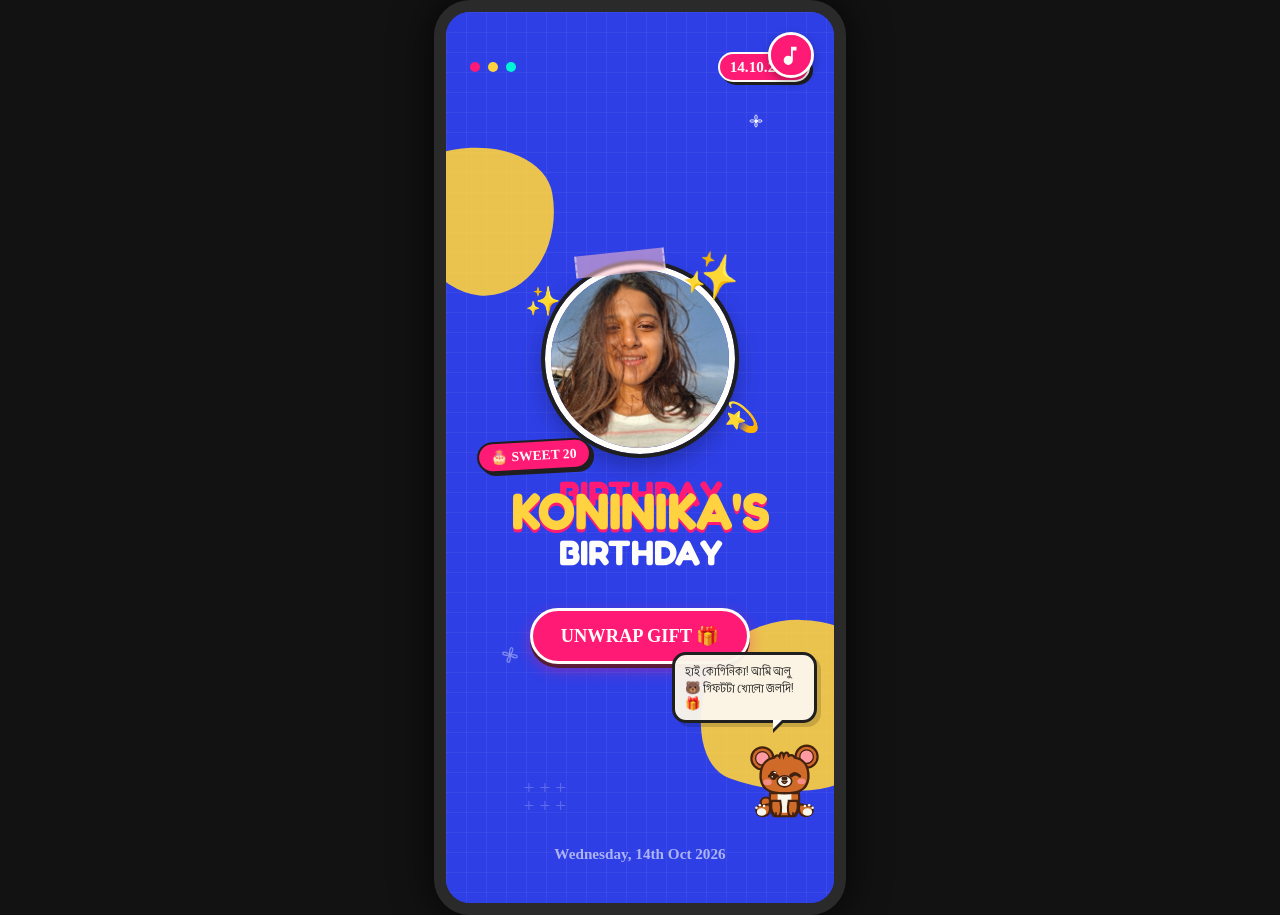
<file: index.html>
<!DOCTYPE html>
<html lang="en">
<head>
  <meta charset="UTF-8">
  <meta name="viewport" content="width=device-width, initial-scale=1.0, maximum-scale=1.0, user-scalable=no">
  <title>আজ শুনলাম নাকি আপনার জন্মদিন?</title>

  <!-- Primary Meta Tags -->
  <meta name="title" content="আজ শুনলাম নাকি আপনার জন্মদিন?">
  <meta name="description" content="অনেক যত্নে, একটা ছোট্ট গেম বানিয়েছি, জানিনা কতটা ভালো লাগবে, একবার লিংক এ ক্লিক করে দেখতেই পারিস :)">
  <meta name="theme-color" content="#FF6B8B">

  <!-- Open Graph / Facebook / WhatsApp / iMessage / Telegram -->
  <meta property="og:type" content="website">
  <meta property="og:url" content="https://subhrajyotidey.github.io/Gulbahar_er_Jonomdin/">
  <meta property="og:site_name" content="আজ শুনলাম নাকি আপনার জন্মদিন?">
  <meta property="og:title" content="আজ শুনলাম নাকি আপনার জন্মদিন?">
  <meta property="og:description" content="অনেক যত্নে, একটা ছোট্ট গেম বানিয়েছি, জানিনা কতটা ভালো লাগবে, একবার লিংক এ ক্লিক করে দেখতেই পারিস :)">
  <meta property="og:image" content="https://subhrajyotidey.github.io/Gulbahar_er_Jonomdin/flappy-preview.png">
  <meta property="og:image:secure_url" content="https://subhrajyotidey.github.io/Gulbahar_er_Jonomdin/flappy-preview.png">
  <meta property="og:image:type" content="image/png">
  <meta property="og:image:width" content="1200">
  <meta property="og:image:height" content="630">
  <meta property="og:image:alt" content="Flappy Koninika Birthday Game Preview Thumbnail">

  <!-- Twitter / X -->
  <meta name="twitter:card" content="summary_large_image">
  <meta name="twitter:url" content="https://subhrajyotidey.github.io/Gulbahar_er_Jonomdin/">
  <meta name="twitter:title" content="আজ শুনলাম নাকি আপনার জন্মদিন?">
  <meta name="twitter:description" content="অনেক যত্নে, একটা ছোট্ট গেম বানিয়েছি, জানিনা কতটা ভালো লাগবে, একবার লিংক এ ক্লিক করে দেখতেই পারিস :)">
  <meta name="twitter:image" content="https://subhrajyotidey.github.io/Gulbahar_er_Jonomdin/flappy-preview.png">
  <meta name="twitter:image:alt" content="Flappy Koninika Birthday Game Preview Thumbnail">

  <!-- Image source fallbacks & Favicons -->
  <link rel="image_src" href="https://subhrajyotidey.github.io/Gulbahar_er_Jonomdin/flappy-preview.png">
  <link rel="icon" type="image/png" href="favicon.png">
  <link rel="icon" type="image/x-icon" href="favicon.ico">
  <link rel="apple-touch-icon" sizes="180x180" href="apple-touch-icon.png">

  <!-- Google Fonts for retro scrapbook and hand-drawn feel -->
  <link rel="preconnect" href="https://fonts.googleapis.com">
  <link rel="preconnect" href="https://fonts.gstatic.com" crossorigin>
  <link href="https://fonts.googleapis.com/css2?family=Atma:wght@600;700&family=Baloo+Da+2:wght@400;700&family=Caveat:wght@700&family=Fredoka:wght@400;700&family=Galada&family=Hind+Siliguri:wght@400;700&family=Inter:wght@400;600&family=Playpen+Sans:wght@400;700&display=swap" rel="stylesheet">
  <link rel="stylesheet" href="style.css">
</head>
<body>

  <!-- Mobile-constrained App Container (Samsung Galaxy A-series optimized) -->
  <div id="app-container">
    
    <!-- Music Controller (Spinning Vinyl Badge) -->
    <button id="music-btn" class="hidden" aria-label="Toggle Music">
      <svg class="music-icon" viewBox="0 0 24 24">
        <path fill="currentColor" d="M12,3V13.55C11.16,13.06 10.11,12.8 9,12.8A5,5 0 0,0 4,17.8A5,5 0 0,0 9,22.8A5,5 0 0,0 14,17.8V7H18V3H12Z" />
      </svg>
      <div class="music-pulse"></div>
    </button>

    <!-- Global Balloon Container -->
    <div id="balloon-container"></div>

    <!-- Interactive Sparkles Canvas (Lively Touch Effect) -->
    <canvas id="sparks-canvas"></canvas>

    <!-- Confetti Canvas -->
    <canvas id="confetti-canvas"></canvas>

    <!-- 1. LOCKED COVER SCREEN (Matches attached design style) -->
    <section id="cover-page" class="active">
      <!-- Grid Overlay Background -->
      <div class="grid-overlay"></div>
      
      <!-- Top Decorative Ribbons / Search Bar -->
      <div class="top-bar">
        <span class="nav-dot red"></span>
        <span class="nav-dot yellow"></span>
        <span class="nav-dot green"></span>
        <div class="birthday-badge">14.10.2026</div>
      </div>

      <!-- Organic Blobs & Illustrations -->
      <div class="blob blob-1"></div>
      <div class="blob blob-2"></div>
      <div class="doodle doodle-flower-1">
        <svg viewBox="0 0 100 100">
          <path d="M50,50 C40,30 60,30 50,50 C30,40 30,60 50,50 C60,70 40,70 50,50 C70,60 70,40 50,50" stroke="white" stroke-width="2.5" fill="none"/>
        </svg>
      </div>
      <div class="doodle doodle-flower-2">
        <svg viewBox="0 0 100 100">
          <path d="M50,50 C40,30 60,30 50,50 C30,40 30,60 50,50 C60,70 40,70 50,50 C70,60 70,40 50,50" stroke="rgba(255,255,255,0.4)" stroke-width="2.5" fill="none"/>
        </svg>
      </div>
      <div class="doodle doodle-crosses">
        <span>+</span><span>+</span><span>+</span><br><span>+</span><span>+</span><span>+</span>
      </div>

      <!-- Hero Content -->
      <div class="hero-content">
        <!-- Main Collage Sticker Box -->
        <div class="sticker-container">
          <div class="washi-tape cover-tape"></div>
          <img src="photos of her/540689864_17900363727256380_3030173048801433640_n.webp" alt="Koninika" class="hero-image-sticker">
          <!-- Animated Party Hat Sticker -->
          <div class="party-hat-sticker">✨</div>
          <div class="cutout-sparkle-1">✨</div>
          <div class="cutout-sparkle-2">💫</div>
        </div>

        <!-- Canva-style "SWEET 20" Badge sticker -->
        <div class="sticker-badge sweet-20-badge rotated-left">🎂 SWEET 20</div>

        <!-- Styled retro text "Koninika's Birthday" -->
        <div class="retro-title-wrapper">
          <h1 class="retro-title-shadow">Koninika's</h1>
          <h1 class="retro-title">Koninika's</h1>
          <h2 class="retro-subtitle-shadow">Birthday</h2>
          <h2 class="retro-subtitle">Birthday</h2>
        </div>

        <!-- RSVP / Unlock Button -->
        <button id="unlock-btn" class="pulse-btn">
          <span>UNWRAP GIFT 🎁</span>
        </button>
      </div>

      <div class="cover-footer">
        <p>Wednesday, 14th Oct 2026</p>
      </div>
    </section>

    <!-- 2. MAIN WEBSITE CONTENT (Scrollable, unlocked) -->
    <main id="main-content" class="hidden">

      <!-- Navigation tabs (Optimized for 4 tabs) -->
      <nav class="bottom-nav">
        <a href="#countdown-sec" class="nav-item active" data-sec="countdown">
          <svg class="nav-svg" viewBox="0 0 24 24">
            <path d="M6 2v6h.01L6 8.01 10 12l-4 4 .01.01H6V22h12v-5.99h-.01L18 16l-4-4 4-3.99-.01-.01H18V2H6zm10 14.5V20H8v-3.5l4-4 4 4zm-4-5l-4-4V4h8v3.5l-4 4z"/>
          </svg>
          <label>Timer</label>
        </a>
        <a href="#scrapbook-sec" class="nav-item" data-sec="scrapbook">
          <svg class="nav-svg" viewBox="0 0 24 24">
            <path d="M12 9a3 3 0 1 0 0 6 3 3 0 0 0 0-6zm0-2a5 5 0 1 1 0 10 5 5 0 0 1 0-10zm-7 3H3v10a2 2 0 0 0 2 2h14a2 2 0 0 0 2-2V10h-2l-1.5-3H8.5L7 10H5z"/>
          </svg>
          <label>Good Moments</label>
        </a>
        <a href="#game-sec" class="nav-item" data-sec="game">
          <svg class="nav-svg" viewBox="0 0 24 24">
            <path d="M21 6H3c-1.1 0-2 .9-2 2v8c0 1.1.9 2 2 2h18c1.1 0 2-.9 2-2V8c0-1.1-.9-2-2-2zm-10 7H9v2H7v-2H5v-2h2V9h2v2h2v2zm4.5 2c-.83 0-1.5-.67-1.5-1.5s.67-1.5 1.5-1.5 1.5.67 1.5 1.5-.67 1.5-1.5 1.5zm3-3c-.83 0-1.5-.67-1.5-1.5S17.67 9 18.5 9s1.5.67 1.5 1.5-.67 1.5-1.5 1.5z"/>
          </svg>
          <label>Game</label>
        </a>
        <a href="#cake-sec" class="nav-item" data-sec="cake">
          <svg class="nav-svg" viewBox="0 0 24 24">
            <path d="M12 2c.55 0 1 .45 1 1v2h-2V3c0-.55.45-1 1-1zm6 6H6c-1.1 0-2 .9-2 2v2c0 1.1.9 2 2 2h1v6c0 1.1.9 2 2 2h6c1.1 0 2-.9 2-2v-6h1c1.1 0 2-.9 2-2v-2c0-1.1-.9-2-2-2zm-9 12H7v-6h2v6zm4 0h-2v-6h2v6zm4 0h-2v-6h2v6zm1-8H6v-2h12v2z"/>
          </svg>
          <label>Cake</label>
        </a>
      </nav>

      <!-- SECTIONS WRAPPER -->
      <div class="scroll-container">
        
        <!-- SECTION 1: COUNTDOWN TIMER -->
        <section id="countdown-sec" class="content-section scroll-snap">
          <div class="section-decor top-right-blob"></div>
          <div class="section-decor bottom-left-grid"></div>
          
          <h3 class="section-title">Counting Down...</h3>
          <p class="section-subtitle">to the happiest day of the year!</p>

          <!-- Canva-style Crown Sticker -->
          <div class="canva-crown-decor">👑</div>

          <div class="timer-container">
            <div class="timer-box">
              <span id="days" class="timer-val">00</span>
              <span class="timer-lbl">Days</span>
            </div>
            <div class="timer-box">
              <span id="hours" class="timer-val">00</span>
              <span class="timer-lbl">Hours</span>
            </div>
            <div class="timer-box">
              <span id="mins" class="timer-val">00</span>
              <span class="timer-lbl">Mins</span>
            </div>
            <div class="timer-box">
              <span id="secs" class="timer-val">00</span>
              <span class="timer-lbl">Secs</span>
            </div>
          </div>

          <div class="age-badge">
            <span class="age-badge-text">💖 Turning 20! 💖</span>
          </div>

          <div class="countdown-doodle-container">
            <!-- Cute sticker cutout representing a memory -->
            <div class="sticker-cutout small-sticker rotation-left">
              <div class="washi-tape mini-tape"></div>
              <img src="photos of her/658275412_17925218328256380_2714796768547271920_n.webp" alt="Koninika Memory">
            </div>
            <div class="sticker-cutout small-sticker rotation-right">
              <div class="washi-tape mini-tape-right"></div>
              <img src="photos of her/658804541_17925218304256380_3820186122590297636_n.webp" alt="Koninika Memory">
            </div>
          </div>
        </section>

        <!-- SECTION 2: GOOD MOMENTS -->
        <section id="scrapbook-sec" class="content-section scroll-snap">
          <h3 class="section-title">Good Moments</h3>
          <p class="section-subtitle">A collection of beautiful moments 📸</p>
          
          <!-- Scrapbook Stack / Swiper -->
          <div class="scrapbook-wrapper">
            <div class="scrapbook-track">
              
              <!-- Card 1 (3D Flip Polaroid) -->
              <div class="card-3d-container rotated-left">
                <div class="polaroid-inner">
                  <!-- Front -->
                  <div class="polaroid-front">
                    <div class="washi-tape top-center-tape"></div>
                    <div class="card-pin">📌</div>
                    <div class="card-img-wrapper">
                      <img src="photos of her/658770840_17925218355256380_114934240232903129_n.webp" alt="Memories">
                    </div>
                  </div>
                  <!-- Back -->
                  <div class="polaroid-back">
                    <div class="washi-tape top-center-tape"></div>
                    <div class="card-pin">📌</div>
                    <div class="back-note-content">
                      <p class="back-note-text" id="back-caption-0">Loading sweet message...</p>
                    </div>
                  </div>
                </div>
              </div>

              <!-- Card 2 (3D Flip Polaroid) -->
              <div class="card-3d-container rotated-right">
                <div class="polaroid-inner">
                  <!-- Front -->
                  <div class="polaroid-front">
                    <div class="washi-tape top-left-tape"></div>
                    <div class="card-pin">📌</div>
                    <div class="card-img-wrapper">
                      <img src="photos of her/560551909_17904207969256380_4514501628863416138_n.webp" alt="Memories">
                    </div>
                  </div>
                  <!-- Back -->
                  <div class="polaroid-back">
                    <div class="washi-tape top-left-tape"></div>
                    <div class="card-pin">📌</div>
                    <div class="back-note-content">
                      <p class="back-note-text" id="back-caption-1">Loading sweet message...</p>
                    </div>
                  </div>
                </div>
              </div>

              <!-- CARD 3: LIVELY SPOTIFY PLAYER CARD (Canva style - Keep Flat) -->
              <div class="scrapbook-card spotify-card rotated-left">
                <div class="washi-tape top-center-tape-pink"></div>
                <div class="card-pin">📌</div>
                <div class="spotify-header">
                  <span class="spotify-logo">🟢 Spotify Music</span>
                </div>
                <div class="spotify-player-content">
                  <div class="spotify-disc-wrapper">
                    <img src="photos of her/540689864_17900363727256380_3030173048801433640_n.webp" class="spotify-album-art" alt="Album Art">
                    <div class="spotify-disc-center"></div>
                  </div>
                  <div class="spotify-track-info">
                    <h4 class="spotify-track-title">Gulbahar (গুলবাহার)</h4>
                    <p class="spotify-track-artist">Ishaan x Shuvendu Das Shuvo</p>
                  </div>
                </div>
                <div class="spotify-controls">
                  <div class="spotify-progress-container">
                    <span class="spotify-time current-time" id="spotify-time-cur">0:00</span>
                    <div class="spotify-progress-bar">
                      <div class="spotify-progress-fill" id="spotify-progress"></div>
                    </div>
                    <span class="spotify-time total-time" id="spotify-time-total">5:01</span>
                  </div>
                  <button class="spotify-play-btn" id="spotify-widget-play" aria-label="Play Spotify Track">
                    <svg class="spotify-play-icon" viewBox="0 0 24 24" id="spotify-widget-play-icon">
                      <path fill="currentColor" d="M8,5.14V19.14L19,12.14L8,5.14Z" />
                    </svg>
                  </button>
                </div>
                <div class="sticker-badge spotify-tag">🎵 Our Favorite</div>
              </div>

              <!-- Card 4 (3D Flip Video Card) -->
              <div class="card-3d-container rotated-right">
                <div class="polaroid-inner">
                  <!-- Front -->
                  <div class="polaroid-front">
                    <div class="washi-tape top-center-tape"></div>
                    <div class="card-pin">📌</div>
                    <div class="card-img-wrapper">
                      <video id="scrapbook-video" src="photos of her/AQOzyg2IBIjR-ryRQUiw7jBrQdQxegdJirrjysUuHPXQ_0Q3swi2gKSGYNomuyowHAHXyfpFO9Uh12HSr3Im1eS5o4beSTeYUDB9GcA.mp4" playsinline controls loop></video>
                    </div>
                  </div>
                  <!-- Back -->
                  <div class="polaroid-back">
                    <div class="washi-tape top-center-tape"></div>
                    <div class="card-pin">📌</div>
                    <div class="back-note-content">
                      <p class="back-note-text" id="back-caption-2">Loading sweet message...</p>
                    </div>
                  </div>
                </div>
              </div>

              <!-- Card 5 (3D Flip Polaroid) -->
              <div class="card-3d-container rotated-left">
                <div class="polaroid-inner">
                  <!-- Front -->
                  <div class="polaroid-front">
                    <div class="washi-tape top-right-tape"></div>
                    <div class="card-pin">📌</div>
                    <div class="card-img-wrapper">
                      <img src="photos of her/621633406_17916172260256380_3081414813452718117_n.webp" alt="Memories">
                    </div>
                  </div>
                  <!-- Back -->
                  <div class="polaroid-back">
                    <div class="washi-tape top-right-tape"></div>
                    <div class="card-pin">📌</div>
                    <div class="back-note-content">
                      <p class="back-note-text" id="back-caption-3">Loading sweet message...</p>
                    </div>
                  </div>
                </div>
              </div>

              <!-- Card 6 (3D Flip Polaroid) -->
              <div class="card-3d-container rotated-right">
                <div class="polaroid-inner">
                  <!-- Front -->
                  <div class="polaroid-front">
                    <div class="washi-tape top-center-tape-yellow"></div>
                    <div class="card-pin">📌</div>
                    <div class="card-img-wrapper">
                      <img src="photos of her/559868666_17904207948256380_1472536652549086301_n.webp" alt="Memories">
                    </div>
                  </div>
                  <!-- Back -->
                  <div class="polaroid-back">
                    <div class="washi-tape top-center-tape-yellow"></div>
                    <div class="card-pin">📌</div>
                    <div class="back-note-content">
                      <p class="back-note-text" id="back-caption-4">Loading sweet message...</p>
                    </div>
                  </div>
                </div>
              </div>

              <!-- Card 7 (3D Flip Polaroid) -->
              <div class="card-3d-container rotated-left">
                <div class="polaroid-inner">
                  <!-- Front -->
                  <div class="polaroid-front">
                    <div class="washi-tape top-left-tape"></div>
                    <div class="card-pin">📌</div>
                    <div class="card-img-wrapper">
                      <img src="photos of her/572099642_17907049935256380_4490085637314270142_n.webp" alt="Memories">
                    </div>
                  </div>
                  <!-- Back -->
                  <div class="polaroid-back">
                    <div class="washi-tape top-left-tape"></div>
                    <div class="card-pin">📌</div>
                    <div class="back-note-content">
                      <p class="back-note-text" id="back-caption-5">Loading sweet message...</p>
                    </div>
                  </div>
                </div>
              </div>

              <!-- Card 8 (3D Flip Polaroid) -->
              <div class="card-3d-container rotated-right">
                <div class="polaroid-inner">
                  <!-- Front -->
                  <div class="polaroid-front">
                    <div class="washi-tape top-center-tape"></div>
                    <div class="card-pin">📌</div>
                    <div class="card-img-wrapper">
                      <img src="photos of her/622078047_17916172365256380_4307768692941245159_n.webp" alt="Memories">
                    </div>
                  </div>
                  <!-- Back -->
                  <div class="polaroid-back">
                    <div class="washi-tape top-center-tape"></div>
                    <div class="card-pin">📌</div>
                    <div class="back-note-content">
                      <p class="back-note-text" id="back-caption-6">Loading sweet message...</p>
                    </div>
                  </div>
                </div>
              </div>

              <!-- Card 9 (3D Flip Polaroid) -->
              <div class="card-3d-container rotated-left">
                <div class="polaroid-inner">
                  <!-- Front -->
                  <div class="polaroid-front">
                    <div class="washi-tape top-left-tape"></div>
                    <div class="card-pin">📌</div>
                    <div class="card-img-wrapper">
                      <img src="photos of her/night_trees.jpg" alt="Good Moments">
                    </div>
                  </div>
                  <!-- Back -->
                  <div class="polaroid-back">
                    <div class="washi-tape top-left-tape"></div>
                    <div class="card-pin">📌</div>
                    <div class="back-note-content">
                      <p class="back-note-text" id="back-caption-7">Loading sweet message...</p>
                    </div>
                  </div>
                </div>
              </div>

            </div>
          </div>
          
          <div class="swipe-hint">
            <span>← Swipe left / right to browse →</span>
          </div>
        </section>

        <!-- NEW SECTION 3: "HAPPY JUMP!" MINI GAME -->
        <section id="game-sec" class="content-section scroll-snap">
          <h3 class="section-title">Happy Jump! 🎮</h3>
          <p class="section-subtitle">Reach score 20 to unlock your gift!</p>

          <div class="game-container-box">
            <!-- Canvas Game Viewport -->
            <canvas id="game-canvas"></canvas>

            <!-- Score Display -->
            <div id="game-score-box">Score: <span id="game-score-val">0</span></div>

            <!-- Score 20 Celebration Banner (With Open Gift Button) -->
            <div id="game-celebration-badge" class="game-celebration-badge hidden">
              <span class="celeb-stars">✨ 🎈 🎉 🎈 ✨</span>
              <h3 class="celeb-heading">Score 20 Reached!</h3>
              <p class="celeb-subtext">You've unlocked your birthday surprise! 🥳</p>
              <button id="open-gift-btn" class="pulse-btn open-gift-btn">🎁 OPEN GIFT ✨</button>
            </div>

            <!-- Start Screen Preview Card / Overlay -->
            <div id="game-start-overlay" class="game-overlay game-start-preview">
              <div class="game-preview-card">
                <div class="washi-tape top-center-tape-yellow"></div>
                <div class="game-preview-avatar-circle">
                  <img src="photos of her/avatar_surprised.png" alt="Player">
                  <div class="preview-mini-hat">🎉</div>
                </div>
                <h4>Happy Jump! 🎈</h4>
                <p>Tap to fly, dodge the acoustic guitars & ukuleles, and collect hearts to reach score **20**!</p>
                <div class="preview-target-badge">🎯 Goal: Score 20</div>
                <button id="game-start-btn" class="pulse-btn">▶ START GAME</button>
              </div>
            </div>

            <!-- Game Win Screen Overlay (Funny Birthday Meme Surprise!) -->
            <div id="game-win-overlay" class="game-overlay hidden">
              <div class="modal-top-bar">
                <button id="meme-dismiss-btn" class="modal-close-pill">✕ Remove</button>
              </div>

              <div id="meme-image-container" class="gift-meme-container">
                <img src="gift_meme.png" alt="Birthday Gift Surprise" class="gift-meme-img">
              </div>

              <!-- Continue Playing Action Buttons -->
              <div id="win-action-buttons" class="win-action-btns">
                <button id="game-continue-btn" class="pulse-btn continue-btn">▶ CONTINUE PLAYING (ENDLESS) 🚀</button>
                <button id="game-win-restart-btn" class="secondary-btn win-restart-btn">🔄 RESTART GAME</button>
              </div>
            </div>

            <!-- Game Over Screen Overlay -->
            <div id="game-over-overlay" class="game-overlay hidden">
              <div class="washi-tape top-center-tape-pink"></div>
              <h4>Oops! 🌧️</h4>
              <p id="game-over-msg">You bumped into an instrument! Don't worry, try again.</p>
              <div class="game-over-btns" style="display: flex; flex-direction: column; width: 100%; max-width: 250px; gap: 8px;">
                <button id="game-restart-btn" class="pulse-btn" style="width: 100%;">🔄 TRY AGAIN</button>
                <button id="game-view-gift-btn" class="secondary-btn hidden" style="width: 100%;">🎁 VIEW MY GIFT</button>
              </div>
            </div>
          </div>
        </section>

        <!-- SECTION 6: CAKE GAME -->
        <section id="cake-sec" class="content-section scroll-snap">

          <h3 class="section-title">Make a Wish</h3>
          <p class="section-subtitle">Tap the candles or blow into mic to blow them out! 🎂</p>

          <div id="mic-status-text" class="mic-status hidden">Blow into your microphone now! 💨</div>

          <!-- Interactive Birthday Cake -->
          <div class="cake-container">

            <div class="cake">
              <div class="cake-plate"></div>
              
              <!-- Bottom Layer -->
              <div class="cake-bottom">
                <div class="sprinkle sp1"></div>
                <div class="sprinkle sp2"></div>
                <div class="sprinkle sp3"></div>
                <div class="sprinkle sp4"></div>
              </div>
              
              <!-- Top Layer -->
              <div class="cake-top">
                <div class="sprinkle sp5"></div>
                <div class="sprinkle sp6"></div>
                <div class="sprinkle sp7"></div>
                <div class="strawberry s1">🍓</div>
                <div class="strawberry s2">🍓</div>
              </div>
              
              <div class="cake-cream">
                <div class="cream-drip d1"></div>
                <div class="cream-drip d2"></div>
                <div class="cream-drip d3"></div>
              </div>
              
              <!-- Glowing Candles -->
              <div class="candle-container">
                
                <!-- Candle 1 -->
                <div class="candle" id="candle-1" data-lit="true">
                  <div class="candle-wick"></div>
                  <div class="candle-flame"></div>
                  <div class="smoke"></div>
                </div>

                <!-- Candle 2 -->
                <div class="candle" id="candle-2" data-lit="true">
                  <div class="candle-wick"></div>
                  <div class="candle-flame"></div>
                  <div class="smoke"></div>
                </div>

                <!-- Candle 3 -->
                <div class="candle" id="candle-3" data-lit="true">
                  <div class="candle-wick"></div>
                  <div class="candle-flame"></div>
                  <div class="smoke"></div>
                </div>

              </div>
            </div>
          </div>

          <!-- Sweets Reveal Area (hidden until candles blown) -->
          <div id="sweets-reveal" class="sweets-reveal">
            <div class="sweets-gradient"></div>
            <img src="sweets.png" alt="Bengali Sweets" class="sweets-image">
          </div>
        </section>

      </div>
    </main>

    <!-- Cute SVG Mascot "Alu" the Bear -->
    <!-- Cute SVG Mascot "Alu" the Bear (sitting chibi style) -->
    <div id="alu-container" class="state-happy">
      <div id="alu-bubble">হাই! আমি আলু, তোমার বার্থডে গাইড! 🎁</div>
      <svg id="alu-svg" viewBox="0 0 100 100" width="85" height="85">
        <!-- Body Elements (Behind Head) -->
        <!-- Tail -->
        <circle cx="28" cy="76" r="6" fill="#cf6a28" stroke="#43210f" stroke-width="2.5" />
        
        <!-- Back Legs (Splayed sitting paws) -->
        <path d="M 20,80 C 15,80 15,92 25,92 C 32,92 35,84 32,78 Z" fill="#cf6a28" stroke="#43210f" stroke-width="2.5" />
        <ellipse cx="23" cy="87" rx="5.5" ry="4.5" fill="#fbf6eb" />
        <circle cx="17" cy="82" r="1.5" fill="#fbf6eb" />
        <circle cx="21" cy="79" r="1.5" fill="#fbf6eb" />
        <circle cx="26" cy="80" r="1.5" fill="#fbf6eb" />
        
        <path d="M 80,80 C 85,80 85,92 75,92 C 68,92 65,84 68,78 Z" fill="#cf6a28" stroke="#43210f" stroke-width="2.5" />
        <ellipse cx="77" cy="87" rx="5.5" ry="4.5" fill="#fbf6eb" />
        <circle cx="83" cy="82" r="1.5" fill="#fbf6eb" />
        <circle cx="79" cy="79" r="1.5" fill="#fbf6eb" />
        <circle cx="74" cy="80" r="1.5" fill="#fbf6eb" />

        <!-- Front Body & Chest Patch -->
        <path d="M 33,65 C 33,65 31,88 38,92 L 62,92 C 69,88 67,65 67,65 Z" fill="#cf6a28" stroke="#43210f" stroke-width="2.5" />
        <path d="M 42,65 C 42,65 41,86 45,88 L 55,88 C 59,86 58,65 58,65 Z" fill="#fbf6eb" />

        <!-- Front Paw Left -->
        <path d="M 35,74 C 33,84 36,92 42,92 C 46,92 47,84 45,74 Z" fill="#cf6a28" stroke="#43210f" stroke-width="2.5" />
        <path d="M 37,92 L 37,88 M 40,92 L 40,88" stroke="#43210f" stroke-width="2" stroke-linecap="round" />

        <!-- Front Paw Right -->
        <path d="M 65,74 C 67,84 64,92 58,92 C 54,92 53,84 55,74 Z" fill="#cf6a28" stroke="#43210f" stroke-width="2.5" />
        <path d="M 63,92 L 63,88 M 60,92 L 60,88" stroke="#43210f" stroke-width="2" stroke-linecap="round" />

        <!-- Left Ear -->
        <circle cx="24" cy="24" r="13" fill="#cf6a28" stroke="#43210f" stroke-width="2.5" />
        <circle cx="24" cy="24" r="8" fill="#ff9aa2" stroke="#43210f" stroke-width="1.5" />
        
        <!-- Right Ear -->
        <circle cx="76" cy="22" r="13" fill="#cf6a28" stroke="#43210f" stroke-width="2.5" />
        <circle cx="76" cy="22" r="8" fill="#ff9aa2" stroke="#43210f" stroke-width="1.5" />

        <!-- Head Outline (Chubby cheeks and hair tufts on top) -->
        <path d="M 44,22 C 45,16 48,16 49,21 C 51,16 54,16 55,21 C 58,19 61,21 62,23 C 74,25 79,35 78,48 C 76,62 65,65 50,65 C 35,65 24,62 22,48 C 21,35 26,25 38,23 C 39,21 42,19 44,22 Z" fill="#cf6a28" stroke="#43210f" stroke-width="2.8" />

        <!-- Muzzle/Snout -->
        <ellipse cx="50" cy="51" rx="8.5" ry="6.5" fill="#fbf6eb" stroke="#43210f" stroke-width="1.8" />
        <ellipse cx="50" cy="47.5" rx="3.5" ry="2.2" fill="#43210f" />

        <!-- Blushes -->
        <ellipse cx="30" cy="52" rx="5" ry="3.5" fill="#ff9aa2" opacity="0.75" />
        <ellipse cx="70" cy="51" rx="5" ry="3.5" fill="#ff9aa2" opacity="0.75" />

        <!-- Default Eyes (Shiny winking chibi eye) -->
        <g class="eyes-default">
          <ellipse cx="37" cy="44" rx="4.5" ry="5.5" fill="#43210f" />
          <circle cx="38.5" cy="41.5" r="1.8" fill="#ffffff" />
          <circle cx="35.5" cy="45.5" r="0.9" fill="#ffffff" />
          <path d="M 58,45 Q 63,40 68,45" fill="none" stroke="#43210f" stroke-width="3" stroke-linecap="round" />
        </g>
        
        <!-- Happy Eyes -->
        <g class="eyes-happy">
          <ellipse cx="37" cy="44" rx="4.5" ry="5.5" fill="#43210f" />
          <circle cx="38.5" cy="41.5" r="1.8" fill="#ffffff" />
          <circle cx="35.5" cy="45.5" r="0.9" fill="#ffffff" />
          <path d="M 57,44 Q 62,39 67,44" fill="none" stroke="#43210f" stroke-width="3" stroke-linecap="round" />
        </g>
        
        <!-- Heart Eyes -->
        <g class="eyes-heart">
          <path d="M37,44 c-2,-2 -4.5,0 -4.5,2.5 c0,3.5 4.5,6 4.5,6 s4.5,-2.5 4.5,-6 c0,-2.5 -2.5,-2.5 -4.5,0 z" fill="#ff4d6d" stroke="#c9184a" stroke-width="1" />
          <path d="M63,44 c-2,-2 -4.5,0 -4.5,2.5 c0,3.5 4.5,6 4.5,6 s4.5,-2.5 4.5,-6 c0,-2.5 -2.5,-2.5 -4.5,0 z" fill="#ff4d6d" stroke="#c9184a" stroke-width="1" />
        </g>
        
        <!-- Sad/Crying Eyes -->
        <g class="eyes-sad">
          <path d="M 33,41 L 41,47 M 33,47 L 41,41" fill="none" stroke="#43210f" stroke-width="3.5" stroke-linecap="round" />
          <path d="M 59,41 L 67,47 M 59,47 L 67,41" fill="none" stroke="#43210f" stroke-width="3.5" stroke-linecap="round" />
        </g>
        
        <!-- Gamer/Star Eyes -->
        <g class="eyes-gamer">
          <polygon points="37,39 39,42 43,43 40,45 41,48 37,46 33,48 34,45 31,43 35,42" fill="#ffcc00" stroke="#d4af37" stroke-width="0.5" />
          <polygon points="63,39 65,42 69,43 66,45 67,48 63,46 59,48 60,45 57,43 61,42" fill="#ffcc00" stroke="#d4af37" stroke-width="0.5" />
        </g>
        
        <!-- Shy Eyes -->
        <g class="eyes-shy">
          <path d="M 32,45 Q 37,40 42,45" fill="none" stroke="#43210f" stroke-width="3" stroke-linecap="round" />
          <path d="M 58,45 Q 63,40 68,45" fill="none" stroke="#43210f" stroke-width="3" stroke-linecap="round" />
        </g>

        <!-- MOUTHS -->
        <!-- Happy Mouth -->
        <g class="mouth-happy">
          <path d="M 47,51 Q 50,56 53,51 Z" fill="#ff9aa2" stroke="#43210f" stroke-width="1.8" stroke-linejoin="round" />
        </g>
        
        <!-- Open Mouth -->
        <g class="mouth-open">
          <ellipse cx="50" cy="53" rx="2.5" ry="3.5" fill="#43210f" />
        </g>
        
        <!-- Sad Mouth -->
        <g class="mouth-sad">
          <path d="M 46,54 Q 50,50 54,54" fill="none" stroke="#43210f" stroke-width="2.2" stroke-linecap="round" />
        </g>
        
        <!-- Shy Mouth -->
        <g class="mouth-shy">
          <line x1="47" y1="52" x2="53" y2="52" stroke="#43210f" stroke-width="2.2" stroke-linecap="round" />
        </g>
        
        <!-- Tears -->
        <g class="tears-anim">
          <path d="M 37,47 L 37,60" fill="none" stroke="#3a86ff" stroke-width="3" stroke-linecap="round" />
          <circle cx="37" cy="60" r="3.2" fill="#3a86ff" />
          <path d="M 63,47 L 63,60" fill="none" stroke="#3a86ff" stroke-width="3" stroke-linecap="round" />
          <circle cx="63" cy="60" r="3.2" fill="#3a86ff" />
        </g>
      </svg>
    </div>

  </div>

  <!-- Background music tag -->
  <audio id="bg-music" loop preload="auto">
  </audio>

  <!-- Flappy Bird audio tags -->
  <audio id="flappy-theme" loop preload="auto">
    <source src="flappy%20bird%20theme.m4a" type="audio/mp4">
    <source src="flappy bird theme.m4a" type="audio/mp4">
  </audio>
  <audio id="flappy-collision" preload="auto">
    <source src="collision.mp4" type="audio/mp4">
    <source src="collision.mp4" type="video/mp4">
  </audio>
  <video id="flappy-collision-video" preload="auto" playsinline style="position:fixed;top:-9999px;left:-9999px;width:1px;height:1px;opacity:0;pointer-events:none;">
    <source src="collision.mp4" type="video/mp4">
  </video>

  <!-- Birthday instrumental that plays on cake section -->
  <audio id="birthday-instrumental" loop preload="auto">
    <source src="HAPPY BIRTHDAY TO YOU _ PIANO INSTRUMENTAL _ BEST HAPPY BITHDAY MUSIC 2021.mp3" type="audio/mpeg">
  </audio>

  <script src="app.js"></script>
</body>
</html>
</file>
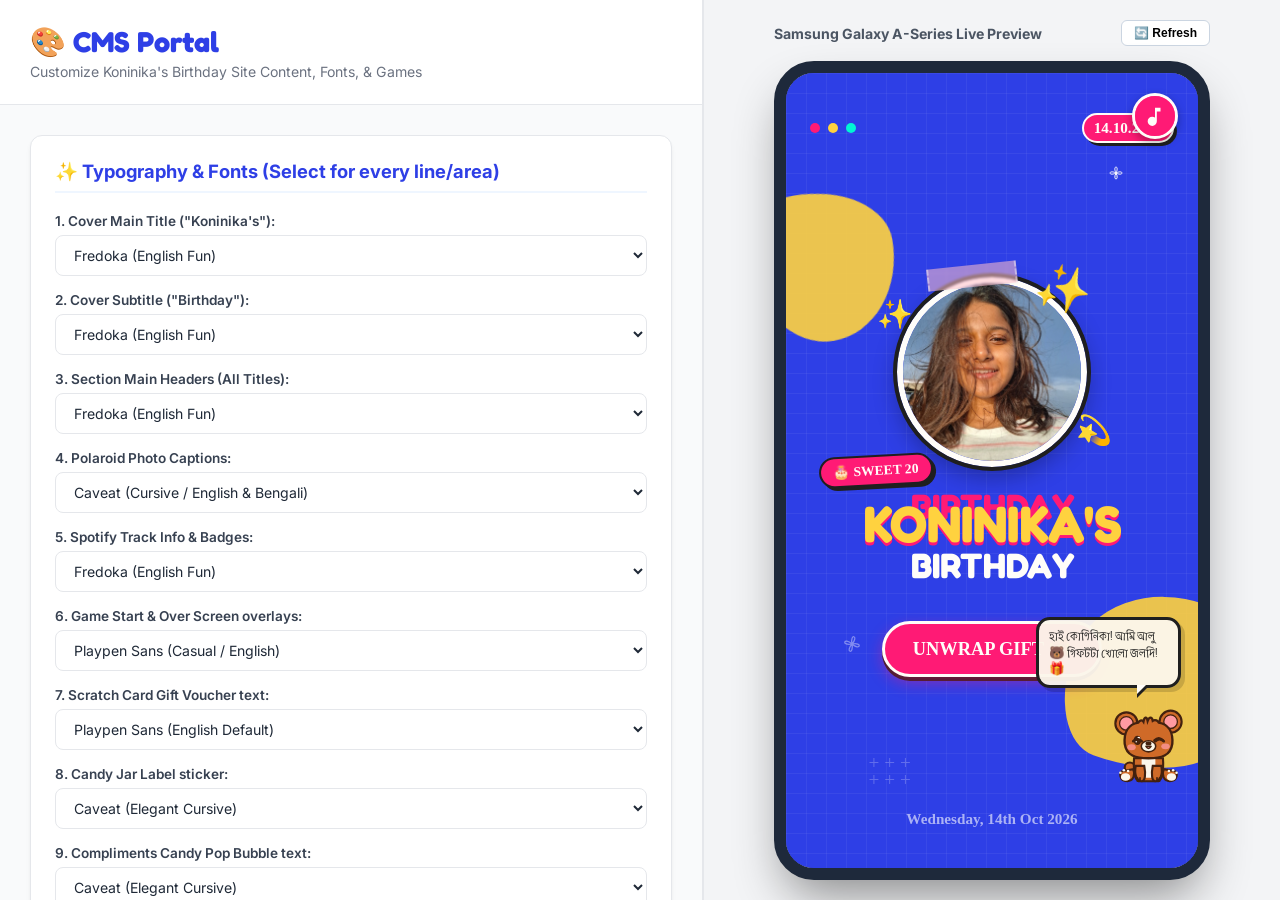
<file: admin.html>
<!DOCTYPE html>
<html lang="en">
<head>
  <meta charset="UTF-8">
  <meta name="viewport" content="width=device-width, initial-scale=1.0">
  <title>CMS Portal - Koninika's Birthday Website 🛠️</title>
  <!-- Google Fonts -->
  <link rel="preconnect" href="https://fonts.googleapis.com">
  <link rel="preconnect" href="https://fonts.gstatic.com" crossorigin>
  <link href="https://fonts.googleapis.com/css2?family=Fredoka:wght@400;700&family=Inter:wght@400;600;700&display=swap" rel="stylesheet">
  <link rel="stylesheet" href="admin.css">
</head>
<body>

  <!-- CMS Container -->
  <div id="cms-container">
    
    <!-- Left Dashboard Sidebar -->
    <div id="cms-dashboard">
      <header class="cms-header">
        <div class="cms-logo">🎨 CMS Portal</div>
        <p class="cms-tagline">Customize Koninika's Birthday Site Content, Fonts, & Games</p>
      </header>

      <main class="cms-main">
        <!-- Form -->
        <form id="cms-form">
          
          <!-- TAB SECTION: FONTS -->
          <div class="cms-card">
            <h3 class="card-title">✨ Typography & Fonts (Select for every line/area)</h3>
            
            <div class="form-group">
              <label for="font-hero-title">1. Cover Main Title ("Koninika's"):</label>
              <select id="font-hero-title" name="heroTitleFont">
                <option value="'Fredoka', sans-serif">Fredoka (English Fun)</option>
                <option value="'Galada', cursive">Galada (Calligraphy / Bengali)</option>
                <option value="'Atma', cursive">Atma (Playful Bubble / Bengali)</option>
                <option value="'Pacifico', cursive">Pacifico (Retro Script / English)</option>
                <option value="'Outfit', sans-serif">Outfit (Clean Modern)</option>
              </select>
            </div>

            <div class="form-group">
              <label for="font-hero-subtitle">2. Cover Subtitle ("Birthday"):</label>
              <select id="font-hero-subtitle" name="heroSubtitleFont">
                <option value="'Fredoka', sans-serif">Fredoka (English Fun)</option>
                <option value="'Galada', cursive">Galada (Calligraphy / Bengali)</option>
                <option value="'Atma', cursive">Atma (Playful Bubble / Bengali)</option>
                <option value="'Pacifico', cursive">Pacifico (Retro Script / English)</option>
                <option value="'Outfit', sans-serif">Outfit (Clean Modern)</option>
              </select>
            </div>

            <div class="form-group">
              <label for="font-section-header">3. Section Main Headers (All Titles):</label>
              <select id="font-section-header" name="sectionHeaderFont">
                <option value="'Fredoka', sans-serif">Fredoka (English Fun)</option>
                <option value="'Galada', cursive">Galada (Calligraphy / Bengali)</option>
                <option value="'Atma', cursive">Atma (Playful Bubble / Bengali)</option>
                <option value="'Pacifico', cursive">Pacifico (Retro Script / English)</option>
                <option value="'Outfit', sans-serif">Outfit (Clean Modern)</option>
              </select>
            </div>

            <div class="form-group">
              <label for="font-caption">4. Polaroid Photo Captions:</label>
              <select id="font-caption" name="polaroidCaptionFont">
                <option value="'Caveat', cursive">Caveat (Cursive / English & Bengali)</option>
                <option value="'Playpen Sans', sans-serif">Playpen Sans (Casual Handwritten / English)</option>
                <option value="'Baloo Da 2', sans-serif">Baloo Da 2 (Soft Rounded / Bengali)</option>
                <option value="'Hind Siliguri', sans-serif">Hind Siliguri (Clean Sans / Bengali)</option>
              </select>
            </div>

            <div class="form-group">
              <label for="font-spotify">5. Spotify Track Info & Badges:</label>
              <select id="font-spotify" name="spotifyFont">
                <option value="'Fredoka', sans-serif">Fredoka (English Fun)</option>
                <option value="'Playpen Sans', sans-serif">Playpen Sans (Handwritten / English)</option>
                <option value="'Inter', sans-serif">Inter (Modern Sans)</option>
                <option value="'Baloo Da 2', sans-serif">Baloo Da 2 (Rounded / Bengali)</option>
              </select>
            </div>

            <div class="form-group">
              <label for="font-game">6. Game Start & Over Screen overlays:</label>
              <select id="font-game" name="gameFont">
                <option value="'Playpen Sans', sans-serif">Playpen Sans (Casual / English)</option>
                <option value="'Inter', sans-serif">Inter (Modern Sans)</option>
                <option value="'Baloo Da 2', sans-serif">Baloo Da 2 (Rounded / Bengali)</option>
                <option value="'Hind Siliguri', sans-serif">Hind Siliguri (Clean Sans / Bengali)</option>
              </select>
            </div>

            <div class="form-group">
              <label for="font-voucher">7. Scratch Card Gift Voucher text:</label>
              <select id="font-voucher" name="voucherFont">
                <option value="'Playpen Sans', sans-serif">Playpen Sans (English Default)</option>
                <option value="'Fredoka', sans-serif">Fredoka (English Fun)</option>
                <option value="'Baloo Da 2', sans-serif">Baloo Da 2 (Soft Rounded / Bengali)</option>
                <option value="'Hind Siliguri', sans-serif">Hind Siliguri (Clean Sans / Bengali)</option>
              </select>
            </div>

            <div class="form-group">
              <label for="font-jar-label">8. Candy Jar Label sticker:</label>
              <select id="font-jar-label" name="jarLabelFont">
                <option value="'Caveat', cursive">Caveat (Elegant Cursive)</option>
                <option value="'Playpen Sans', sans-serif">Playpen Sans (Casual)</option>
                <option value="'Atma', cursive">Atma (Playful Bubble / Bengali)</option>
                <option value="'Galada', cursive">Galada (Calligraphy / Bengali)</option>
              </select>
            </div>

            <div class="form-group">
              <label for="font-jar-bubble">9. Compliments Candy Pop Bubble text:</label>
              <select id="font-jar-bubble" name="jarBubbleFont">
                <option value="'Caveat', cursive">Caveat (Elegant Cursive)</option>
                <option value="'Playpen Sans', sans-serif">Playpen Sans (Casual)</option>
                <option value="'Baloo Da 2', sans-serif">Baloo Da 2 (Soft Rounded / Bengali)</option>
                <option value="'Hind Siliguri', sans-serif">Hind Siliguri (Clean Sans / Bengali)</option>
              </select>
            </div>

            <div class="form-group">
              <label for="font-letter-salutation">10. Love Letter Salutation ("Dearest..."):</label>
              <select id="font-letter-salutation" name="letterSalutationFont">
                <option value="'Caveat', cursive">Caveat (Cursive)</option>
                <option value="'Playpen Sans', sans-serif">Playpen Sans (Handwritten)</option>
                <option value="'Galada', cursive">Galada (Calligraphy / Bengali)</option>
                <option value="'Atma', cursive">Atma (Bubble / Bengali)</option>
              </select>
            </div>

            <div class="form-group">
              <label for="font-letter-body">11. Love Letter Body paragraphs:</label>
              <select id="font-letter-body" name="letterBodyFont">
                <option value="'Playpen Sans', sans-serif">Playpen Sans (Casual / English)</option>
                <option value="'Caveat', cursive">Caveat (Cursive)</option>
                <option value="'Baloo Da 2', sans-serif">Baloo Da 2 (Soft Rounded / Bengali)</option>
                <option value="'Hind Siliguri', sans-serif">Hind Siliguri (Clean Sans / Bengali)</option>
              </select>
            </div>

            <div class="form-group">
              <label for="font-letter-sig">12. Love Letter Signature ("With love..."):</label>
              <select id="font-letter-sig" name="letterSignatureFont">
                <option value="'Caveat', cursive">Caveat (Cursive)</option>
                <option value="'Playpen Sans', sans-serif">Playpen Sans (Handwritten)</option>
                <option value="'Galada', cursive">Galada (Calligraphy / Bengali)</option>
                <option value="'Atma', cursive">Atma (Bubble / Bengali)</option>
              </select>
            </div>

            <div class="form-group">
              <label for="font-wish">13. Secret Wish Card (Cake Win overlay):</label>
              <select id="font-wish" name="wishCardFont">
                <option value="'Fredoka', sans-serif">Fredoka (English Fun)</option>
                <option value="'Playpen Sans', sans-serif">Playpen Sans (Casual)</option>
                <option value="'Baloo Da 2', sans-serif">Baloo Da 2 (Soft Rounded / Bengali)</option>
                <option value="'Hind Siliguri', sans-serif">Hind Siliguri (Clean Sans / Bengali)</option>
              </select>
            </div>
          </div>

          <!-- TAB SECTION: COVER PAGE -->
          <div class="cms-card">
            <h3 class="card-title">🎫 Cover / Landing Page</h3>
            <div class="form-group">
              <label for="hero-title">Hero Title First Word (Yellow):</label>
              <input type="text" id="hero-title" name="heroTitle">
            </div>
            <div class="form-group">
              <label for="hero-subtitle">Hero Subtitle Second Word (White):</label>
              <input type="text" id="hero-subtitle" name="heroSubtitle">
            </div>
            <div class="form-group">
              <label for="hero-badge">Badge Text (Top-Right):</label>
              <input type="text" id="hero-badge" name="heroBadge">
            </div>
            <div class="form-group">
              <label for="hero-footer">Footer Text (Date info):</label>
              <input type="text" id="hero-footer" name="heroFooter">
            </div>
          </div>

          <!-- TAB SECTION: TIMER & COUNTDOWN -->
          <div class="cms-card">
            <h3 class="card-title">⏳ Countdown Timer</h3>
            <div class="form-group">
              <label for="target-date">Target Date (Format: Month DD, YYYY HH:MM:SS):</label>
              <input type="text" id="target-date" name="targetDate" placeholder="October 14, 2026 00:00:00">
            </div>
            <div class="form-group">
              <label for="countdown-title">Countdown Header Title:</label>
              <input type="text" id="countdown-title" name="countdownTitle">
            </div>
            <div class="form-group">
              <label for="countdown-subtitle">Countdown Subtitle Label:</label>
              <input type="text" id="countdown-subtitle" name="countdownSubtitle">
            </div>
            <div class="form-group">
              <label for="countdown-age">Age/Milestone Badge text:</label>
              <input type="text" id="countdown-age" name="countdownAge">
            </div>
          </div>

          <!-- TAB SECTION: SCRAPBOOK CAPTIONS -->
          <div class="cms-card">
            <h3 class="card-title">📸 Scrapbook & Spotify Widget</h3>
            <div class="form-group">
              <label for="scrapbook-title">Scrapbook Section Title:</label>
              <input type="text" id="scrapbook-title" name="scrapbookTitle">
            </div>
            <div class="form-group">
              <label for="scrapbook-subtitle">Scrapbook Section Subtitle:</label>
              <input type="text" id="scrapbook-subtitle" name="scrapbookSubtitle">
            </div>
            <div class="form-group">
              <label for="caption-0">Photo 1 Caption (Front):</label>
              <input type="text" id="caption-0" class="caption-input">
              <label for="back-caption-0-in" class="desc-label" style="font-size: 0.78rem; opacity: 0.8;">Photo 1 Love Note (Back of card):</label>
              <input type="text" id="back-caption-0-in" class="caption-back-input">
            </div>
            <div class="form-group">
              <label for="caption-1">Photo 2 Caption (Front):</label>
              <input type="text" id="caption-1" class="caption-input">
              <label for="back-caption-1-in" class="desc-label" style="font-size: 0.78rem; opacity: 0.8;">Photo 2 Love Note (Back of card):</label>
              <input type="text" id="back-caption-1-in" class="caption-back-input">
            </div>
            <div class="form-group">
              <label for="spotify-title">Spotify Track Title:</label>
              <input type="text" id="spotify-title" name="spotifyTitle">
            </div>
            <div class="form-group">
              <label for="spotify-artist">Spotify Track Artist Name:</label>
              <input type="text" id="spotify-artist" name="spotifyArtist">
            </div>
            <div class="form-group">
              <label for="caption-2">Video 3 Caption (Front):</label>
              <input type="text" id="caption-2" class="caption-input">
              <label for="back-caption-2-in" class="desc-label" style="font-size: 0.78rem; opacity: 0.8;">Video 3 Love Note (Back of card):</label>
              <input type="text" id="back-caption-2-in" class="caption-back-input">
            </div>
            <div class="form-group">
              <label for="caption-3">Photo 4 Caption (Front):</label>
              <input type="text" id="caption-3" class="caption-input">
              <label for="back-caption-3-in" class="desc-label" style="font-size: 0.78rem; opacity: 0.8;">Photo 4 Love Note (Back of card):</label>
              <input type="text" id="back-caption-3-in" class="caption-back-input">
            </div>
            <div class="form-group">
              <label for="caption-4">Photo 5 Caption (Front):</label>
              <input type="text" id="caption-4" class="caption-input">
              <label for="back-caption-4-in" class="desc-label" style="font-size: 0.78rem; opacity: 0.8;">Photo 5 Love Note (Back of card):</label>
              <input type="text" id="back-caption-4-in" class="caption-back-input">
            </div>
            <div class="form-group">
              <label for="caption-5">Photo 6 Caption (Front):</label>
              <input type="text" id="caption-5" class="caption-input">
              <label for="back-caption-5-in" class="desc-label" style="font-size: 0.78rem; opacity: 0.8;">Photo 6 Love Note (Back of card):</label>
              <input type="text" id="back-caption-5-in" class="caption-back-input">
            </div>
            <div class="form-group">
              <label for="caption-6">Photo 7 Caption (Front):</label>
              <input type="text" id="caption-6" class="caption-input">
              <label for="back-caption-6-in" class="desc-label" style="font-size: 0.78rem; opacity: 0.8;">Photo 7 Love Note (Back of card):</label>
              <input type="text" id="back-caption-6-in" class="caption-back-input">
            </div>
          </div>

          <!-- TAB SECTION: HAPPY JUMP GAME -->
          <div class="cms-card">
            <h3 class="card-title">🎮 "Happy Jump!" Game & Voucher prize</h3>
            <div class="form-group">
              <label for="game-title">Game Section Title:</label>
              <input type="text" id="game-title" name="gameTitle">
            </div>
            <div class="form-group">
              <label for="game-subtitle">Game Section Subtitle:</label>
              <input type="text" id="game-subtitle" name="gameSubtitle">
            </div>
            <div class="form-group">
              <label for="game-start-title">Start Screen Game Title:</label>
              <input type="text" id="game-start-title" name="gameStartTitle">
            </div>
            <div class="form-group">
              <label for="game-start-desc">Start Screen Rules/Desc:</label>
              <textarea id="game-start-desc" name="gameStartDesc" rows="3"></textarea>
            </div>
            <div class="form-group">
              <label for="voucher-title">Win Voucher Title:</label>
              <input type="text" id="voucher-title" name="voucherTitle">
            </div>
            <div class="form-group">
              <label for="voucher-desc">Win Voucher Prize Description:</label>
              <textarea id="voucher-desc" name="voucherDesc" rows="3"></textarea>
            </div>
            <div class="form-group">
              <label for="voucher-seal">Win Voucher Stamp/Seal Text:</label>
              <input type="text" id="voucher-seal" name="voucherSeal">
            </div>
          </div>

          <!-- TAB SECTION: CANDY JAR -->
          <div class="cms-card">
            <h3 class="card-title">🍬 Love Candy Jar Compliments</h3>
            <div class="form-group">
              <label for="jar-title">Jar Section Title:</label>
              <input type="text" id="jar-title" name="jarTitle">
            </div>
            <div class="form-group">
              <label for="jar-subtitle">Jar Section Subtitle:</label>
              <input type="text" id="jar-subtitle" name="jarSubtitle">
            </div>
            <div class="form-group">
              <label for="jar-label">Jar Sticker Label Text:</label>
              <input type="text" id="jar-label" name="jarLabel">
            </div>

            <!-- Compliment List Manager -->
            <div class="form-group">
              <label>Manage Compliments List (Add or Edit Bengali/English texts):</label>
              <div id="compliments-list-container">
                <!-- Dynamically populated list -->
              </div>
              <button type="button" class="btn-secondary" id="add-compliment-btn">+ Add Reason</button>
            </div>
          </div>

          <!-- TAB SECTION: LOVE LETTER -->
          <div class="cms-card">
            <h3 class="card-title">✉️ Handwritten Love Letter</h3>
            <div class="form-group">
              <label for="letter-title">Letter Section Title:</label>
              <input type="text" id="letter-title" name="letterTitle">
            </div>
            <div class="form-group">
              <label for="letter-subtitle">Letter Section Subtitle:</label>
              <input type="text" id="letter-subtitle" name="letterSubtitle">
            </div>
            <div class="form-group">
              <label for="letter-header">Letter Salutation (e.g. Dearest X):</label>
              <input type="text" id="letter-header" name="letterHeader">
            </div>
            <div class="form-group">
              <label for="letter-body">Letter Body Message (Use Enter for paragraphs):</label>
              <textarea id="letter-body" name="letterBody" rows="7"></textarea>
            </div>
            <div class="form-group">
              <label for="letter-signature">Letter Signature (e.g. Love, Y):</label>
              <textarea id="letter-signature" name="letterSignature" rows="2"></textarea>
            </div>
          </div>

          <!-- TAB SECTION: CAKE -->
          <div class="cms-card">
            <h3 class="card-title">🎂 Cake & Wish Card</h3>
            <div class="form-group">
              <label for="cake-title">Cake Section Title:</label>
              <input type="text" id="cake-title" name="cakeTitle">
            </div>
            <div class="form-group">
              <label for="cake-subtitle">Cake Section Subtitle:</label>
              <input type="text" id="cake-subtitle" name="cakeSubtitle">
            </div>
            <div class="form-group">
              <label for="wish-title">Secret Wish Card Title:</label>
              <input type="text" id="wish-title" name="wishTitle">
            </div>
            <div class="form-group">
              <label for="wish-text">Secret Wish Text Message:</label>
              <textarea id="wish-text" name="wishText" rows="4"></textarea>
            </div>
          </div>

          <!-- CMS GLOBAL ACTIONS -->
          <div class="cms-global-actions">
            <button type="submit" class="btn-primary" id="save-btn">💾 Save All Changes</button>
            <button type="button" class="btn-secondary" id="reset-btn">🔄 Reset Defaults</button>
          </div>

          <!-- EXPORT/IMPORT CODE UTILITIES (Making changes permanent) -->
          <div class="cms-card config-utility">
            <h3 class="card-title">🔌 Backup & Permanent Deploy Utility</h3>
            <p class="card-desc">To make your edits permanent (even if the browser cache gets cleared), click **Export Config**, copy the code box, and click **Save**. You can also paste an exported configuration here to import it.</p>
            <textarea id="config-code-box" rows="5" placeholder="Configuration JSON code will appear here..."></textarea>
            <div class="btn-group">
              <button type="button" class="btn-secondary" id="export-config-btn">📤 Export Config</button>
              <button type="button" class="btn-secondary" id="import-config-btn">📥 Import Config</button>
            </div>
          </div>

        </form>
      </main>
    </div>

    <!-- Right Live Mobile Preview Iframe (Samsung aspect ratio mockup) -->
    <div id="cms-preview-section">
      <div class="preview-header">
        <span>Samsung Galaxy A-Series Live Preview</span>
        <button id="refresh-preview-btn">🔄 Refresh</button>
      </div>
      <div class="preview-device-frame">
        <iframe id="preview-iframe" src="index.html"></iframe>
      </div>
    </div>

  </div>

  <script src="admin.js"></script>
</body>
</html>
</file>
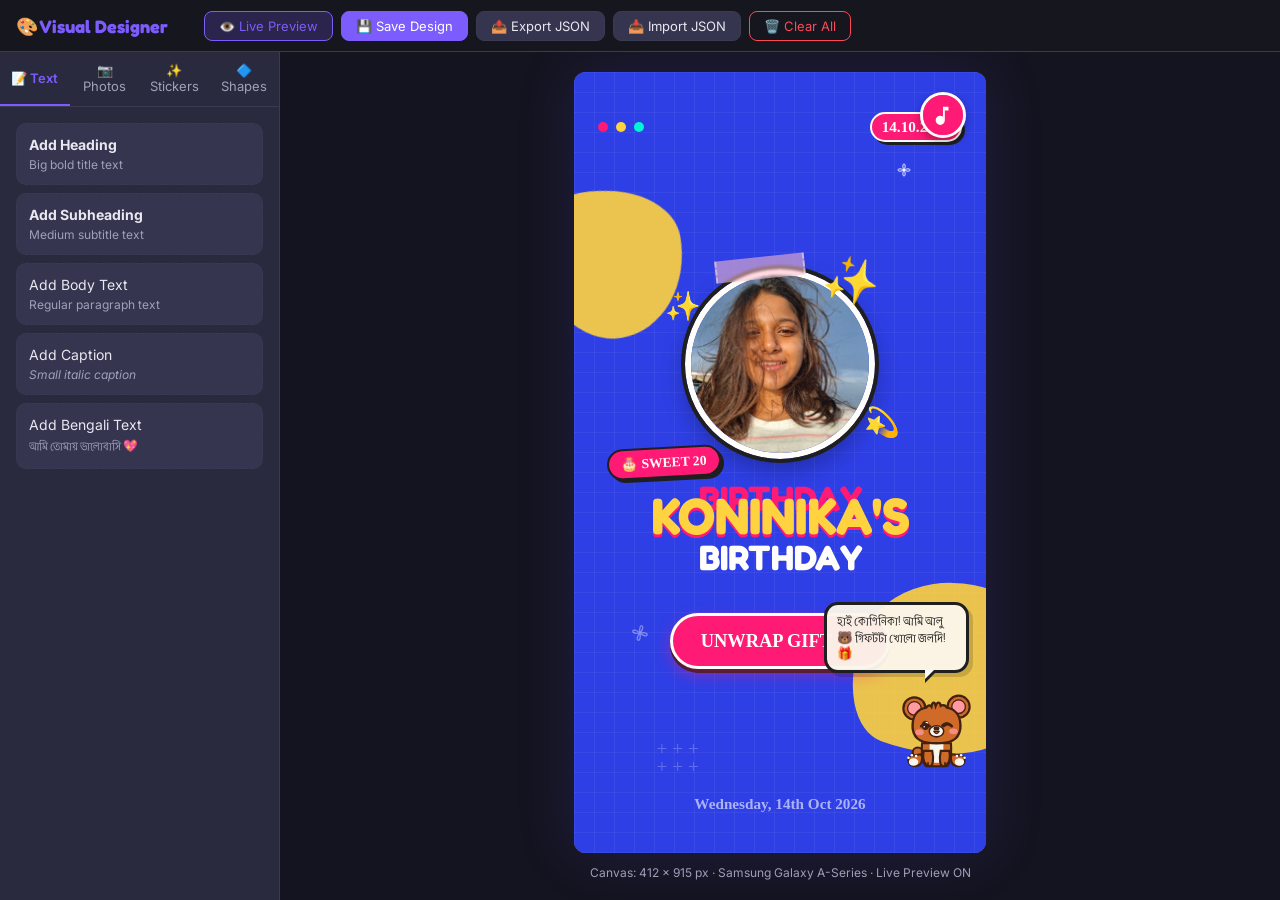
<file: designer.html>
<!DOCTYPE html>
<html lang="en">
<head>
  <meta charset="UTF-8">
  <meta name="viewport" content="width=device-width, initial-scale=1.0">
  <title>Visual Designer - Koninika's Birthday</title>
  <link rel="preconnect" href="https://fonts.googleapis.com">
  <link rel="preconnect" href="https://fonts.gstatic.com" crossorigin>
  <link href="https://fonts.googleapis.com/css2?family=Atma:wght@300;400;500;600;700&family=Baloo+Da+2:wght@400;500;600;700;800&family=Caveat:wght@400;500;600;700&family=Fredoka:wght@300;400;500;600;700&family=Galada&family=Hind+Siliguri:wght@300;400;500;600;700&family=Inter:wght@300;400;500;600;700;800;900&family=Outfit:wght@300;400;500;600;700;800;900&family=Pacifico&family=Playpen+Sans:wght@300;400;500;600;700;800&display=swap" rel="stylesheet">
  <link rel="stylesheet" href="designer.css">
</head>
<body>

  <div id="app-layout">

    <!-- ======== TOP TOOLBAR ======== -->
    <header id="toolbar">
      <div class="toolbar-logo">🎨 Visual Designer</div>

      <div class="toolbar-group actions">
        <button id="btn-toggle-preview" class="btn-preview active">👁️ Live Preview</button>
        <button id="btn-save" class="btn-accent">💾 Save Design</button>
        <button id="btn-export">📤 Export JSON</button>
        <button id="btn-import">📥 Import JSON</button>
        <input type="file" id="import-file" accept=".json" hidden>
        <button id="btn-clear" class="btn-danger">🗑️ Clear All</button>
      </div>

      <div class="toolbar-group props">
        <span class="prop-label">Font</span>
        <select id="prop-font" title="Font Family">
          <option value="Fredoka">Fredoka</option>
          <option value="Caveat">Caveat</option>
          <option value="Playpen Sans">Playpen Sans</option>
          <option value="Galada">Galada</option>
          <option value="Atma">Atma</option>
          <option value="Baloo Da 2">Baloo Da 2</option>
          <option value="Hind Siliguri">Hind Siliguri</option>
          <option value="Pacifico">Pacifico</option>
          <option value="Outfit">Outfit</option>
          <option value="Inter">Inter</option>
        </select>

        <span class="prop-label">Size</span>
        <input type="range" id="prop-font-size" min="12" max="72" value="24" title="Font Size">
        <span id="prop-font-size-val">24</span>

        <input type="color" id="prop-color" value="#333333" title="Color">

        <button id="prop-bold" title="Bold"><b>B</b></button>
        <button id="prop-italic" title="Italic"><i>I</i></button>

        <button id="prop-delete" class="btn-danger" title="Delete Element">🗑️</button>
      </div>
    </header>

    <!-- ======== LEFT SIDEBAR ======== -->
    <aside id="sidebar">
      <nav class="sidebar-tabs">
        <button class="tab-btn active" data-panel="panel-text">📝 Text</button>
        <button class="tab-btn" data-panel="panel-photos">📷 Photos</button>
        <button class="tab-btn" data-panel="panel-stickers">✨ Stickers</button>
        <button class="tab-btn" data-panel="panel-shapes">🔷 Shapes</button>
      </nav>

      <!-- Text Panel -->
      <section id="panel-text" class="sidebar-panel active">
        <button id="add-heading" class="add-text-btn">
          <strong>Add Heading</strong>
          <span class="preview">Big bold title text</span>
        </button>
        <button id="add-subheading" class="add-text-btn">
          <strong>Add Subheading</strong>
          <span class="preview">Medium subtitle text</span>
        </button>
        <button id="add-body" class="add-text-btn">
          Add Body Text
          <span class="preview">Regular paragraph text</span>
        </button>
        <button id="add-caption" class="add-text-btn">
          Add Caption
          <span class="preview" style="font-style:italic">Small italic caption</span>
        </button>
        <button id="add-bengali" class="add-text-btn">
          Add Bengali Text
          <span class="preview" style="font-family:'Atma',cursive">আমি তোমায় ভালোবাসি 💖</span>
        </button>
      </section>

      <!-- Photos Panel -->
      <section id="panel-photos" class="sidebar-panel">
        <div id="photo-grid"></div>
        <label for="photo-upload" class="upload-btn">📂 Upload Photo</label>
        <input type="file" id="photo-upload" accept="image/*" hidden>
      </section>

      <!-- Stickers Panel -->
      <section id="panel-stickers" class="sidebar-panel">
        <div class="sticker-grid">
          <button class="sticker-btn">💖</button>
          <button class="sticker-btn">⭐</button>
          <button class="sticker-btn">🎂</button>
          <button class="sticker-btn">🎈</button>
          <button class="sticker-btn">🎁</button>
          <button class="sticker-btn">🌸</button>
          <button class="sticker-btn">🦋</button>
          <button class="sticker-btn">🎵</button>
          <button class="sticker-btn">✨</button>
          <button class="sticker-btn">💫</button>
          <button class="sticker-btn">🌈</button>
          <button class="sticker-btn">🎀</button>
          <button class="sticker-btn">💝</button>
          <button class="sticker-btn">🌺</button>
          <button class="sticker-btn">🎉</button>
          <button class="sticker-btn">🥳</button>
          <button class="sticker-btn">💕</button>
          <button class="sticker-btn">🌟</button>
          <button class="sticker-btn">🎊</button>
          <button class="sticker-btn">🍰</button>
        </div>
      </section>

      <!-- Shapes Panel -->
      <section id="panel-shapes" class="sidebar-panel">
        <div class="shape-grid">
          <button class="shape-btn" data-shape="rect">⬜ Rectangle</button>
          <button class="shape-btn" data-shape="circle">⚪ Circle</button>
          <button class="shape-btn" data-shape="line">➖ Line</button>
          <button class="shape-btn" data-shape="heart">❤️ Heart</button>
        </div>
      </section>
    </aside>

    <!-- ======== CANVAS AREA ======== -->
    <section id="canvas-area">
      <div id="design-canvas">
        <iframe id="preview-frame" src="index.html" frameborder="0"></iframe>
        <div id="elements-layer"></div>
      </div>
      <div class="canvas-status">Canvas: 412 × 915 px · Samsung Galaxy A-Series · Live Preview ON</div>
    </section>

  </div>

  <!-- ======== TOAST NOTIFICATION ======== -->
  <div id="toast"></div>

  <script src="designer.js"></script>
</body>
</html>
</file>
<file: style.css>
/* CSS Design System for Koninika's Birthday Website */

:root {
  /* Design Reference Palette */
  --bg-blue: #2E3FE6;
  --neon-pink: #FF1A75;
  --neon-pink-hover: #E0005C;
  --bright-yellow: #FFD23F;
  --cream-white: #FFFDF9;
  --text-dark: #1F1F1F;
  
  /* Fonts - Selectors for every distinct line of text */
  --font-hero-title: var(--font-hero-title-override, 'Fredoka', sans-serif);
  --font-hero-subtitle: var(--font-hero-subtitle-override, 'Fredoka', sans-serif);
  --font-section-header: var(--font-section-header-override, 'Fredoka', sans-serif);
  --font-caption: var(--font-caption-override, 'Caveat', cursive);
  --font-spotify: var(--font-spotify-override, 'Fredoka', sans-serif);
  --font-game: var(--font-game-override, 'Playpen Sans', sans-serif);
  --font-voucher: var(--font-voucher-override, 'Playpen Sans', sans-serif);
  --font-jar-label: var(--font-jar-label-override, 'Caveat', cursive);
  --font-jar-bubble: var(--font-jar-bubble-override, 'Caveat', cursive);
  --font-letter-salutation: var(--font-letter-salutation-override, 'Caveat', cursive);
  --font-letter-body: var(--font-letter-body-override, 'Playpen Sans', sans-serif);
  --font-letter-sig: var(--font-letter-sig-override, 'Caveat', cursive);
  --font-wish-card: var(--font-wish-card-override, 'Fredoka', sans-serif);
  
  /* Transitions */
  --spring-bounce: cubic-bezier(0.175, 0.885, 0.32, 1.275);
}

/* Reset and Core Mobile Setup */
* {
  margin: 0;
  padding: 0;
  box-sizing: border-box;
  user-select: none;
  -webkit-user-select: none;
  -webkit-tap-highlight-color: transparent;
}

body {
  font-family: var(--font-text);
  background-color: #121212;
  color: var(--text-dark);
  display: flex;
  justify-content: center;
  align-items: center;
  min-height: 100vh;
  overflow: hidden;
}

/* App Container - Samsung Galaxy A-series Viewport (412px x 915px) */
#app-container {
  width: 100%;
  height: 100vh;
  height: 100dvh;
  position: relative;
  overflow: hidden;
  background-color: var(--bg-blue);
  box-shadow: 0 0 40px rgba(0, 0, 0, 0.8);
}

/* Samsung Galaxy A-Series Desktop Frame Mockup */
@media (min-width: 480px) {
  #app-container {
    width: 412px;
    height: 915px;
    border-radius: 36px;
    border: 12px solid #2a2a2a;
  }
}

/* Utility Animations */
@keyframes pulse {
  0%, 100% { transform: scale(1); }
  50% { transform: scale(1.05); }
}

@keyframes float-gentle {
  0%, 100% { transform: translateY(0) rotate(0deg); }
  50% { transform: translateY(-10px) rotate(2deg); }
}

@keyframes float-badge {
  0%, 100% { transform: translateY(0) rotate(-6deg); }
  50% { transform: translateY(-8px) rotate(-3deg); }
}

@keyframes spin-slow {
  from { transform: rotate(0deg); }
  to { transform: rotate(360deg); }
}

@keyframes flicker {
  0%, 100% { transform: scale(1) rotate(-1deg); opacity: 0.95; }
  50% { transform: scale(1.1) rotate(1deg); opacity: 1; }
}

@keyframes smoke-fade {
  0% { transform: translateY(0) scale(0.8); opacity: 0.8; }
  100% { transform: translateY(-40px) scale(1.5); opacity: 0; }
}

/* Touch Sparks & Trails Canvas */
#sparks-canvas {
  position: absolute;
  top: 0;
  left: 0;
  width: 100%;
  height: 100%;
  pointer-events: none;
  z-index: 95;
}

/* Floating Music Button (Spinning Vinyl Disc) */
#music-btn {
  position: absolute;
  top: 20px;
  right: 20px;
  width: 46px;
  height: 46px;
  border-radius: 50%;
  background-color: var(--neon-pink);
  border: 3px solid var(--cream-white);
  color: var(--cream-white);
  display: flex;
  justify-content: center;
  align-items: center;
  cursor: pointer;
  z-index: 100;
  box-shadow: 0 4px 10px rgba(0,0,0,0.3);
  transition: transform 0.3s var(--spring-bounce);
}

#music-btn.playing {
  animation: spin-slow 4s linear infinite;
}

#music-btn:active {
  transform: scale(0.9);
}

.music-icon {
  width: 22px;
  height: 22px;
}

.music-pulse {
  position: absolute;
  width: 100%;
  height: 100%;
  border-radius: 50%;
  border: 2px solid var(--neon-pink);
  opacity: 0.6;
  animation: pulse 1.5s infinite;
  pointer-events: none;
}

/* Floating Balloons Everywhere - Pastel Palette */
#balloon-container {
  position: absolute;
  top: 0;
  left: 0;
  width: 100%;
  height: 100%;
  pointer-events: none;
  z-index: 10;
  overflow: hidden;
}

.balloon {
  position: absolute;
  bottom: -150px;
  width: 55px;
  height: 70px;
  border-radius: 50% 50% 50% 50% / 40% 40% 60% 60%;
  box-shadow: inset -5px -5px 15px rgba(0,0,0,0.08), 3px 5px 10px rgba(0,0,0,0.06);
  opacity: 0.85;
  cursor: pointer;
  pointer-events: auto; /* Allow popping balloons! */
  display: flex;
  justify-content: center;
  transition: transform 0.2s ease-out, opacity 0.2s ease-out;
}

.balloon::after {
  content: "";
  position: absolute;
  bottom: -6px;
  border-bottom: 7px solid currentColor;
  border-left: 5px solid transparent;
  border-right: 5px solid transparent;
  opacity: 0.9;
}

.balloon-string {
  position: absolute;
  bottom: -45px;
  width: 1px;
  height: 45px;
  background-color: rgba(255,255,255,0.4);
}

/* Popped Animation */
.balloon.popped {
  transform: scale(1.4);
  opacity: 0;
  pointer-events: none;
}

/* Confetti Canvas */
#confetti-canvas {
  position: absolute;
  top: 0;
  left: 0;
  width: 100%;
  height: 100%;
  pointer-events: none;
  z-index: 90;
}

/* Washi Tape / Tape Stickers (Canva style finishes) */
.washi-tape {
  position: absolute;
  height: 18px;
  background-color: rgba(255, 255, 255, 0.4);
  backdrop-filter: blur(1px);
  z-index: 10;
  border-left: 2px dashed rgba(255, 255, 255, 0.4);
  border-right: 2px dashed rgba(255, 255, 255, 0.4);
  box-shadow: 0 1px 3px rgba(0, 0, 0, 0.05);
}

.cover-tape {
  top: -12px;
  left: 30px;
  width: 90px;
  height: 22px;
  background-color: rgba(255, 192, 203, 0.55);
  transform: rotate(-6deg);
}

.mini-tape {
  top: -8px;
  left: 15px;
  width: 45px;
  height: 12px;
  background-color: rgba(255, 218, 185, 0.65);
  transform: rotate(-10deg);
}

.mini-tape-right {
  top: -8px;
  right: 15px;
  width: 45px;
  height: 12px;
  background-color: rgba(173, 216, 230, 0.65);
  transform: rotate(8deg);
}

.top-center-tape {
  top: -10px;
  left: 50%;
  transform: translateX(-50%) rotate(-3deg);
  width: 80px;
  height: 18px;
  background-color: rgba(255, 255, 240, 0.55);
}

.top-center-tape-pink {
  top: -10px;
  left: 50%;
  transform: translateX(-50%) rotate(-2deg);
  width: 85px;
  height: 18px;
  background-color: rgba(255, 179, 186, 0.6);
}

.top-center-tape-yellow {
  top: -10px;
  left: 50%;
  transform: translateX(-50%) rotate(2deg);
  width: 80px;
  height: 18px;
  background-color: rgba(255, 223, 186, 0.6);
}

.top-left-tape {
  top: -8px;
  left: -15px;
  transform: rotate(-30deg);
  width: 70px;
  height: 16px;
  background-color: rgba(186, 255, 201, 0.6);
}

.top-right-tape {
  top: -8px;
  right: -15px;
  transform: rotate(30deg);
  width: 70px;
  height: 16px;
  background-color: rgba(186, 225, 255, 0.6);
}

.letter-tape {
  top: 15px;
  left: 25px;
  width: 90px;
  height: 20px;
  background-color: rgba(255, 253, 208, 0.65);
  transform: rotate(-4deg);
  z-index: 50;
}

/* Canva Sticker Badges */
.sticker-badge {
  font-family: var(--font-fun);
  font-weight: 700;
  font-size: 0.85rem;
  color: var(--cream-white);
  border: 2px solid var(--text-dark);
  box-shadow: 3px 3px 0 var(--text-dark);
  padding: 5px 12px;
  border-radius: 30px;
  position: absolute;
  z-index: 12;
  display: inline-block;
  animation: float-badge 3.5s ease-in-out infinite;
}

.sweet-20-badge {
  background-color: var(--neon-pink);
  top: 48%;
  left: 8%;
  transform: rotate(-6deg);
}

/* Decor items */
.canva-crown-decor {
  font-size: 2.5rem;
  position: absolute;
  top: 4%;
  left: 12%;
  z-index: 10;
  animation: float-gentle 4s ease-in-out infinite;
}

.garland-ribbon {
  font-family: var(--font-fun);
  font-weight: 700;
  font-size: 0.8rem;
  background-color: var(--bright-yellow);
  color: var(--text-dark);
  border: 2px solid var(--text-dark);
  padding: 4px 15px;
  border-radius: 4px;
  position: absolute;
  top: 15px;
  transform: rotate(-2deg);
  z-index: 5;
  box-shadow: 3px 3px 0 var(--text-dark);
}

/* 1. COVER PAGE STYLE (Matches the Reference Image collage) */
#cover-page {
  width: 100%;
  height: 100%;
  position: absolute;
  top: 0;
  left: 0;
  background-color: var(--bg-blue);
  z-index: 50;
  display: flex;
  flex-direction: column;
  justify-content: space-between;
  align-items: center;
  padding: 40px 24px;
  transition: transform 0.8s cubic-bezier(0.77, 0, 0.175, 1);
}

#cover-page.slide-up {
  transform: translateY(-100%);
}

.grid-overlay {
  position: absolute;
  top: 0;
  left: 0;
  width: 100%;
  height: 100%;
  background-image: 
    linear-gradient(rgba(255, 255, 255, 0.05) 1px, transparent 1px),
    linear-gradient(90deg, rgba(255, 255, 255, 0.05) 1px, transparent 1px);
  background-size: 20px 20px;
  pointer-events: none;
}

.top-bar {
  width: 100%;
  display: flex;
  justify-content: flex-start;
  align-items: center;
  gap: 8px;
  position: relative;
  z-index: 5;
}

.nav-dot {
  width: 10px;
  height: 10px;
  border-radius: 50%;
}
.nav-dot.red { background-color: var(--neon-pink); }
.nav-dot.yellow { background-color: var(--bright-yellow); }
.nav-dot.green { background-color: #00F5D4; }

.birthday-badge {
  margin-left: auto;
  font-family: var(--font-fun);
  font-size: 0.95rem;
  font-weight: 700;
  color: var(--cream-white);
  background-color: var(--neon-pink);
  padding: 4px 10px;
  border-radius: 20px;
  border: 2px solid var(--cream-white);
  box-shadow: 3px 3px 0 var(--text-dark);
}

/* Organic blobs in background */
.blob {
  position: absolute;
  border-radius: 50%;
  background-color: var(--bright-yellow);
  z-index: 1;
}

.blob-1 {
  width: 150px;
  height: 150px;
  top: 15%;
  left: -40px;
  border-radius: 40% 60% 50% 50% / 30% 40% 60% 70%;
  transform: rotate(-10deg);
  opacity: 0.9;
}

.blob-2 {
  width: 180px;
  height: 180px;
  bottom: 12%;
  right: -50px;
  border-radius: 60% 40% 70% 30% / 50% 60% 40% 50%;
  transform: rotate(20deg);
  opacity: 0.9;
}

/* Scrapbook Doodles */
.doodle {
  position: absolute;
  z-index: 2;
  pointer-events: none;
}

.doodle-flower-1 {
  top: 10%;
  right: 15%;
  width: 40px;
  height: 40px;
  animation: float-gentle 4s ease-in-out infinite;
}

.doodle-flower-2 {
  bottom: 25%;
  left: 10%;
  width: 50px;
  height: 50px;
  transform: rotate(15deg);
}

.doodle-crosses {
  bottom: 10%;
  left: 20%;
  font-family: var(--font-fun);
  font-size: 1.2rem;
  color: rgba(255, 255, 255, 0.25);
  line-height: 0.9;
  letter-spacing: 5px;
}

/* Hero Content Area */
.hero-content {
  width: 100%;
  display: flex;
  flex-direction: column;
  align-items: center;
  margin-top: auto;
  margin-bottom: auto;
  z-index: 5;
}

/* Hero cutout sticker */
.sticker-container {
  position: relative;
  width: 190px;
  height: 190px;
  margin-bottom: 25px;
  animation: float-gentle 6s ease-in-out infinite;
}

.hero-image-sticker {
  width: 100%;
  height: 100%;
  object-fit: cover;
  border-radius: 50%;
  border: 6px solid var(--cream-white);
  box-shadow: 0 10px 25px rgba(0,0,0,0.3);
  outline: 4px solid var(--text-dark);
}

.party-hat-sticker {
  position: absolute;
  top: -15px;
  right: -5px;
  font-size: 2.8rem;
  transform: rotate(15deg);
  animation: pulse 1.8s infinite;
}

.cutout-sparkle-1 {
  position: absolute;
  top: 20px;
  left: -20px;
  font-size: 1.8rem;
  animation: pulse 1.2s infinite;
}

.cutout-sparkle-2 {
  position: absolute;
  bottom: 20px;
  right: -25px;
  font-size: 1.8rem;
  animation: pulse 1.5s infinite;
}

/* Retro Title Styling (Shadow offset matching reference) */
.retro-title-wrapper {
  position: relative;
  text-align: center;
  margin-bottom: 35px;
  width: 100%;
}

.retro-title, .retro-title-shadow {
  font-family: var(--font-fun);
  font-size: 3.2rem;
  font-weight: 700;
  text-transform: uppercase;
}

.retro-title-shadow {
  color: var(--neon-pink);
  position: absolute;
  top: 3px;
  left: 50%;
  transform: translateX(-50%);
  z-index: 2;
  width: 100%;
}

.retro-title {
  color: var(--bright-yellow);
  position: relative;
  z-index: 3;
}

.retro-subtitle, .retro-subtitle-shadow {
  font-family: var(--font-fun);
  font-size: 2.2rem;
  font-weight: 700;
  text-transform: uppercase;
  margin-top: -10px;
}

.retro-subtitle-shadow {
  color: var(--neon-pink);
  position: absolute;
  top: 3px;
  left: 50%;
  transform: translateX(-50%);
  z-index: 2;
  width: 100%;
}

.retro-subtitle {
  color: var(--cream-white);
  position: relative;
  z-index: 3;
}

/* Pulse Unwrap Button */
.pulse-btn {
  background-color: var(--neon-pink);
  color: var(--cream-white);
  font-family: var(--font-fun);
  font-size: 1.15rem;
  font-weight: 700;
  border: 3px solid var(--cream-white);
  padding: 14px 28px;
  border-radius: 40px;
  cursor: pointer;
  box-shadow: 0 6px 15px rgba(255, 26, 117, 0.4), 0 4px 0 var(--text-dark);
  outline: none;
  animation: pulse 1.8s infinite;
  transition: transform 0.2s ease, box-shadow 0.2s ease;
  position: relative;
  z-index: 5;
}

.pulse-btn:active {
  transform: translateY(3px);
  box-shadow: 0 2px 5px rgba(255, 26, 117, 0.4), 0 1px 0 var(--text-dark);
}

.cover-footer {
  font-family: var(--font-fun);
  font-weight: 700;
  color: rgba(255, 255, 255, 0.6);
  z-index: 5;
  font-size: 0.95rem;
}

/* 2. MAIN APPLICATION CONTENT */
#main-content {
  width: 100%;
  height: 100%;
  display: flex;
  flex-direction: column;
  justify-content: flex-start;
  opacity: 0;
  transition: opacity 0.5s ease-in;
}

#main-content.visible {
  opacity: 1;
}

/* Section scroll snapping viewport */
.scroll-container {
  flex: 1;
  width: 100%;
  height: 100vh;
  height: 100dvh;
  overflow-y: scroll;
  scroll-snap-type: y mandatory;
  scroll-behavior: smooth;
  /* Hide scrollbar for standard browsers */
  scrollbar-width: none;
}

.scroll-container::-webkit-scrollbar {
  display: none; /* Hide scrollbar for Chrome/Safari */
}

/* Content Section Layout with Canva Paper Grid Textures */
.content-section {
  width: 100%;
  height: 100vh;
  height: 100dvh;
  padding: 30px 20px 90px 20px; /* Padding bottom to clear nav */
  scroll-snap-align: start;
  position: relative;
  display: flex;
  flex-direction: column;
  justify-content: center;
  align-items: center;
  overflow: hidden;
  background-color: var(--bg-blue);
  /* Dotted paper texture overlay */
  background-image: 
    linear-gradient(rgba(255, 255, 255, 0.03) 1px, transparent 1px),
    linear-gradient(90deg, rgba(255, 255, 255, 0.03) 1px, transparent 1px),
    radial-gradient(circle at 10px 10px, rgba(255, 255, 255, 0.02) 2.2px, transparent 0);
  background-size: 24px 24px, 24px 24px, 16px 16px;
  border-bottom: 2px dashed rgba(255, 255, 255, 0.1);
}

/* Section Title styling */
.section-title {
  font-family: var(--font-fun);
  font-size: 1.85rem;
  color: var(--bright-yellow);
  text-shadow: 2.5px 2.5px 0 var(--neon-pink);
  margin-bottom: 5px;
  text-align: center;
  text-transform: uppercase;
  z-index: 5;
  padding: 0 45px;
  width: 100%;
  box-sizing: border-box;
}

.section-subtitle {
  font-family: var(--font-text);
  font-size: 0.9rem;
  color: var(--cream-white);
  margin-bottom: 25px;
  text-align: center;
  opacity: 0.9;
  z-index: 5;
  padding: 0 35px;
  width: 100%;
  box-sizing: border-box;
}

/* Decor Blobs in sections */
.section-decor {
  position: absolute;
  pointer-events: none;
  z-index: 1;
}

.top-right-blob {
  top: -40px;
  right: -40px;
  width: 120px;
  height: 120px;
  background-color: var(--bright-yellow);
  border-radius: 50%;
  opacity: 0.2;
}

.bottom-left-grid {
  bottom: 80px;
  left: 20px;
  width: 80px;
  height: 80px;
  background-image: radial-gradient(var(--cream-white) 2px, transparent 2px);
  background-size: 15px 15px;
  opacity: 0.15;
}

/* TIMER SECTION */
.timer-container {
  display: flex;
  gap: 10px;
  justify-content: center;
  align-items: center;
  margin-bottom: 30px;
  z-index: 5;
}

.timer-box {
  background-color: var(--cream-white);
  border: 3px solid var(--text-dark);
  box-shadow: 4px 4px 0 var(--bright-yellow);
  padding: 10px 8px;
  border-radius: 12px;
  width: 72px;
  height: 80px;
  display: flex;
  flex-direction: column;
  justify-content: center;
  align-items: center;
  transform: rotate(-1deg);
}

.timer-box:nth-child(even) {
  transform: rotate(2deg);
}

.timer-val {
  font-family: var(--font-fun);
  font-size: 1.8rem;
  font-weight: 700;
  color: var(--neon-pink);
}

.timer-lbl {
  font-size: 0.75rem;
  text-transform: uppercase;
  font-weight: 700;
  color: var(--text-dark);
  opacity: 0.7;
}

.age-badge {
  z-index: 5;
  background-color: var(--neon-pink);
  border: 2px solid var(--cream-white);
  padding: 8px 16px;
  border-radius: 20px;
  box-shadow: 3px 3px 0 var(--text-dark);
  margin-bottom: 30px;
  transform: rotate(2deg);
}

.age-badge-text {
  font-family: var(--font-fun);
  color: var(--cream-white);
  font-size: 1.1rem;
  font-weight: 700;
}

.countdown-doodle-container {
  display: flex;
  justify-content: center;
  gap: 24px;
  width: 100%;
  padding: 0 10px;
  z-index: 5;
}

.sticker-cutout {
  width: 105px;
  height: 105px;
  border-radius: 12px;
  border: 4px solid var(--cream-white);
  outline: 2px solid var(--text-dark);
  overflow: hidden;
  box-shadow: 4px 4px 10px rgba(0,0,0,0.25);
  background-color: var(--cream-white);
  position: relative;
}

.sticker-cutout img {
  width: 100%;
  height: 100%;
  object-fit: cover;
}

.rotation-left { transform: rotate(-6deg); }
.rotation-right { transform: rotate(6deg); }

/* SCRAPBOOK SECTION (Horizontal Scroll) */
.scrapbook-wrapper {
  width: 100%;
  overflow-x: scroll;
  padding: 10px 10px 30px 10px;
  display: flex;
  justify-content: flex-start;
  align-items: center;
  scrollbar-width: none;
  z-index: 5;
}

.scrapbook-wrapper::-webkit-scrollbar {
  display: none;
}

.scrapbook-track {
  display: flex;
  gap: 25px;
  padding: 0 10px;
}

/* 3D Polaroid Flip Container */
.card-3d-container {
  perspective: 1000px;
  width: 250px;
  height: 310px;
  flex-shrink: 0;
  position: relative;
  transition: transform 0.3s ease;
  z-index: 5;
}

.polaroid-inner {
  position: relative;
  width: 100%;
  height: 100%;
  transition: transform 0.6s cubic-bezier(0.4, 0, 0.2, 1);
  transform-style: preserve-3d;
  cursor: pointer;
}

.card-3d-container.flipped .polaroid-inner {
  transform: rotateY(180deg);
}

.polaroid-front, .polaroid-back {
  position: absolute;
  top: 0;
  left: 0;
  width: 100%;
  height: 100%;
  backface-visibility: hidden;
  border-radius: 4px;
  background-color: var(--cream-white);
  border: 1px solid rgba(0,0,0,0.1);
  padding: 12px 12px 16px 12px;
  box-shadow: 5px 10px 20px rgba(0,0,0,0.2), 0 0 0 2px var(--text-dark);
  display: flex;
  flex-direction: column;
  align-items: center;
  justify-content: space-between;
}

.polaroid-back {
  transform: rotateY(180deg);
  background-color: #fffff6; /* notebook paper tone */
  background-image: 
    repeating-linear-gradient(transparent, transparent 19px, #e3dfd0 20px);
  justify-content: center;
  padding: 20px;
  box-shadow: inset 0 0 10px rgba(0,0,0,0.05), 5px 10px 20px rgba(0,0,0,0.2), 0 0 0 2px var(--text-dark);
}

.back-note-content {
  width: 100%;
  height: 100%;
  display: flex;
  justify-content: center;
  align-items: center;
  padding-top: 15px; /* clear top tapes */
}

.back-note-text {
  font-family: var(--font-hand);
  font-size: 1.35rem;
  color: #1e3a8a; /* blue ink feel */
  line-height: 1.45;
  text-align: center;
  word-wrap: break-word;
  overflow-y: auto;
  max-height: 100%;
  width: 100%;
}

.back-note-text::-webkit-scrollbar {
  width: 4px;
}
.back-note-text::-webkit-scrollbar-thumb {
  background-color: rgba(0,0,0,0.1);
  border-radius: 2px;
}

/* Polaroid Card Design */
.scrapbook-card.polaroid {
  width: 100%;
  height: 100%;
  display: flex;
  flex-direction: column;
  align-items: center;
  justify-content: space-between;
}

.card-pin {
  position: absolute;
  top: -12px;
  left: 50%;
  transform: translateX(-50%);
  font-size: 1.3rem;
  filter: drop-shadow(2px 2px 2px rgba(0,0,0,0.2));
  z-index: 12;
}

.card-img-wrapper {
  width: 100%;
  height: 255px;
  background-color: #eaeaea;
  overflow: hidden;
  border: 1px solid rgba(0,0,0,0.05);
  position: relative;
  border-radius: 4px;
}

.card-img-wrapper img, .card-img-wrapper video {
  width: 100%;
  height: 100%;
  object-fit: cover;
}

.card-caption {
  margin-top: 15px;
  font-family: var(--font-hand);
  font-size: 1.55rem;
  color: #333;
  text-align: center;
  width: 100%;
  overflow: hidden;
  text-overflow: ellipsis;
  white-space: nowrap;
}

.rotated-left { transform: rotate(-3deg); }
.rotated-right { transform: rotate(3deg); }

/* SPOTIFY CARD STYLING (Lively Music Widget) */
.spotify-card {
  flex-shrink: 0;
  width: 250px;
  background-color: #121212 !important; /* Spotify dark theme */
  border: 3px solid var(--text-dark);
  border-radius: 16px !important;
  box-shadow: 5px 10px 20px rgba(0,0,0,0.3);
  color: var(--cream-white) !important;
  padding: 18px 15px 15px 15px !important;
  position: relative;
  display: flex;
  flex-direction: column;
  justify-content: space-between;
}

.spotify-header {
  display: flex;
  justify-content: flex-start;
  align-items: center;
  font-family: var(--font-fun);
  font-size: 0.72rem;
  margin-bottom: 12px;
  color: #1DB954; /* Spotify green */
  font-weight: 700;
  letter-spacing: 0.5px;
}

.spotify-player-content {
  display: flex;
  gap: 12px;
  align-items: center;
  margin-bottom: 12px;
}

.spotify-disc-wrapper {
  position: relative;
  width: 60px;
  height: 60px;
  flex-shrink: 0;
}

.spotify-album-art {
  width: 100%;
  height: 100%;
  border-radius: 50%;
  border: 2px solid var(--text-dark);
  object-fit: cover;
}

/* Spin album art when playing */
#music-btn.playing ~ main .spotify-card .spotify-album-art,
.spotify-card.playing .spotify-album-art {
  animation: spin-slow 8s linear infinite;
}

.spotify-disc-center {
  position: absolute;
  top: 50%;
  left: 50%;
  transform: translate(-50%, -50%);
  width: 14px;
  height: 14px;
  background-color: #121212;
  border-radius: 50%;
  border: 2.2px solid var(--cream-white);
}

.spotify-track-info {
  overflow: hidden;
  text-align: left;
}

.spotify-track-title {
  font-family: var(--font-fun);
  font-size: 0.85rem;
  white-space: nowrap;
  overflow: hidden;
  text-overflow: ellipsis;
  color: var(--cream-white);
  font-weight: 700;
}

.spotify-track-artist {
  font-size: 0.7rem;
  opacity: 0.7;
  color: var(--cream-white);
  white-space: nowrap;
  overflow: hidden;
  text-overflow: ellipsis;
}

.spotify-controls {
  display: flex;
  flex-direction: column;
  gap: 10px;
  align-items: center;
  width: 100%;
}

.spotify-progress-container {
  width: 100%;
  display: flex;
  align-items: center;
  gap: 8px;
}

.spotify-time {
  font-size: 0.65rem;
  opacity: 0.6;
  width: 25px;
  text-align: center;
}

.spotify-progress-bar {
  flex: 1;
  height: 4px;
  background-color: #3e3e3e;
  border-radius: 2px;
  overflow: hidden;
  position: relative;
}

.spotify-progress-fill {
  width: 0%;
  height: 100%;
  background-color: #1DB954;
  border-radius: 2px;
  transition: width 0.1s linear;
}

.spotify-play-btn {
  background-color: #1DB954;
  border: none;
  width: 38px;
  height: 38px;
  border-radius: 50%;
  display: flex;
  justify-content: center;
  align-items: center;
  color: var(--text-dark);
  cursor: pointer;
  box-shadow: 0 4px 6px rgba(0,0,0,0.15);
  transition: transform 0.2s ease;
}

.spotify-play-btn:active {
  transform: scale(0.9);
}

.spotify-play-icon {
  width: 20px;
  height: 20px;
}

.spotify-tag {
  background-color: #1DB954;
  color: var(--text-dark);
  border: 2px solid var(--text-dark);
  box-shadow: 2px 2px 0 var(--text-dark);
  position: absolute;
  bottom: -12px;
  right: 15px;
  font-size: 0.65rem;
  padding: 3px 8px;
  border-radius: 12px;
  font-family: var(--font-fun);
  font-weight: 700;
  animation: float-badge 3.8s ease-in-out infinite;
}

.swipe-hint {
  font-family: var(--font-fun);
  font-size: 0.8rem;
  color: rgba(255,255,255,0.7);
  letter-spacing: 1px;
  margin-top: -10px;
  z-index: 5;
}

/* --- "HAPPY JUMP!" MINI GAME STYLING --- */
.game-container-box {
  position: relative;
  width: 340px;
  height: 420px;
  border: 4px solid var(--text-dark);
  box-shadow: 6px 6px 0 var(--bright-yellow);
  border-radius: 16px;
  background-color: #e0f2fe; /* light sky blue */
  overflow: hidden;
  z-index: 5;
}

#game-canvas {
  width: 100%;
  height: 100%;
  display: block;
}

#game-score-box {
  position: absolute;
  top: 12px;
  left: 12px;
  background-color: var(--cream-white);
  border: 2px solid var(--text-dark);
  padding: 4px 10px;
  border-radius: 8px;
  font-family: var(--font-fun);
  font-size: 0.85rem;
  font-weight: 700;
  z-index: 10;
  box-shadow: 2px 2px 0 var(--text-dark);
}

.game-overlay {
  position: absolute;
  top: 0;
  left: 0;
  width: 100%;
  height: 100%;
  background-color: rgba(255, 255, 255, 0.94);
  backdrop-filter: blur(2px);
  z-index: 20;
  display: flex;
  flex-direction: column;
  justify-content: center;
  align-items: center;
  padding: 24px;
  text-align: center;
  transition: opacity 0.3s ease;
}

.game-overlay h4 {
  font-family: var(--font-fun);
  font-size: 1.45rem;
  color: var(--neon-pink);
  margin-bottom: 12px;
  text-transform: uppercase;
}

.game-overlay p {
  font-size: 0.8rem;
  line-height: 1.5;
  color: var(--text-dark);
  margin-bottom: 24px;
  max-width: 250px;
}

.game-overlay.hidden {
  opacity: 0;
  pointer-events: none;
}

/* Score 20 Celebration Banner */
.game-celebration-badge {
  position: absolute;
  top: 50%;
  left: 50%;
  transform: translate(-50%, -50%);
  width: 86%;
  max-width: 270px;
  background: linear-gradient(135deg, #fffbeb 0%, #fef08a 50%, #fde047 100%);
  border: 3.5px solid var(--text-dark);
  border-radius: 16px;
  box-shadow: 5px 5px 0 var(--neon-pink), 0 10px 25px rgba(0, 0, 0, 0.25);
  padding: 16px 14px;
  text-align: center;
  z-index: 25;
  pointer-events: auto;
  animation: celebPop 0.4s cubic-bezier(0.175, 0.885, 0.32, 1.275);
  transition: opacity 0.3s ease;
}

.game-celebration-badge.hidden {
  opacity: 0;
  display: none !important;
}

@keyframes celebPop {
  0% { transform: translate(-50%, -50%) scale(0.4) rotate(-5deg); opacity: 0; }
  70% { transform: translate(-50%, -50%) scale(1.08) rotate(2deg); opacity: 1; }
  100% { transform: translate(-50%, -50%) scale(1) rotate(0deg); opacity: 1; }
}

.celeb-stars {
  font-size: 1.25rem;
  letter-spacing: 2px;
  display: block;
  margin-bottom: 4px;
}

.celeb-heading {
  font-family: var(--font-fun);
  font-size: 1.25rem;
  font-weight: 800;
  color: var(--neon-pink);
  text-shadow: 1.5px 1.5px 0 var(--text-dark);
  margin: 0 0 4px 0;
  text-transform: uppercase;
}

.celeb-subtext {
  font-family: var(--font-fun);
  font-size: 0.78rem;
  font-weight: 700;
  color: #854d0e;
  margin: 0;
}

.open-gift-btn {
  margin-top: 10px !important;
  background: linear-gradient(135deg, #ff1a75 0%, #ff4d6d 100%) !important;
  color: #ffffff !important;
  font-family: var(--font-fun) !important;
  font-size: 0.95rem !important;
  font-weight: 800 !important;
  padding: 10px 22px !important;
  border: 2.5px solid var(--text-dark) !important;
  border-radius: 14px !important;
  box-shadow: 3px 3px 0 var(--text-dark) !important;
  cursor: pointer;
  display: inline-block;
  transition: transform 0.15s ease, box-shadow 0.15s ease;
}

.open-gift-btn:active {
  transform: translate(2px, 2px);
  box-shadow: 1px 1px 0 var(--text-dark) !important;
}

/* Game Preview Start Card Overlay */
.game-start-preview {
  background-color: rgba(0, 0, 0, 0.28) !important;
  backdrop-filter: blur(1.5px) !important;
  padding: 12px !important;
}

.game-preview-card {
  background-color: var(--cream-white);
  border: 3.5px solid var(--text-dark);
  box-shadow: 6px 6px 0 var(--bright-yellow);
  border-radius: 16px;
  padding: 16px 14px 14px 14px;
  width: 90%;
  max-width: 280px;
  display: flex;
  flex-direction: column;
  align-items: center;
  position: relative;
  text-align: center;
  animation: float-gentle 3s ease-in-out infinite;
}

.game-preview-avatar-circle {
  width: 70px;
  height: 70px;
  border-radius: 50%;
  border: 3px solid var(--text-dark);
  box-shadow: 3px 3px 0 var(--neon-pink);
  overflow: hidden;
  position: relative;
  background-color: #fff4e6;
  margin-bottom: 8px;
  margin-top: 4px;
}

.game-preview-avatar-circle img {
  width: 100%;
  height: 100%;
  object-fit: cover;
  display: block;
}

.preview-mini-hat {
  position: absolute;
  top: -2px;
  right: -2px;
  font-size: 1.1rem;
}

.game-preview-card h4 {
  font-family: var(--font-fun);
  font-size: 1.25rem;
  color: var(--neon-pink);
  margin-bottom: 6px;
  text-transform: uppercase;
}

.game-preview-card p {
  font-size: 0.76rem;
  line-height: 1.35;
  color: var(--text-dark);
  margin-bottom: 8px;
  max-width: 240px;
}

.preview-target-badge {
  background: var(--bright-yellow);
  color: var(--text-dark);
  font-family: var(--font-fun);
  font-weight: 700;
  font-size: 0.72rem;
  padding: 3px 12px;
  border-radius: 12px;
  border: 2px solid var(--text-dark);
  margin-bottom: 10px;
  box-shadow: 2px 2px 0 var(--text-dark);
}

/* Win Screen Overlay (Birthday Meme Gift Modal) */
#game-win-overlay {
  background-color: rgba(20, 20, 35, 0.95);
  backdrop-filter: blur(4px);
  color: var(--cream-white);
  padding: 12px 14px;
  overflow-y: auto;
  max-height: 100%;
  box-sizing: border-box;
  display: flex;
  flex-direction: column;
  justify-content: center;
  align-items: center;
  z-index: 30;
}

.modal-top-bar {
  width: 100%;
  max-width: 290px;
  display: flex;
  justify-content: flex-end;
  margin-bottom: 6px;
}

.modal-close-pill {
  background: #ff4d6d;
  color: #ffffff;
  border: 2px solid var(--text-dark);
  border-radius: 20px;
  padding: 4px 12px;
  font-family: var(--font-fun);
  font-size: 0.74rem;
  font-weight: 700;
  cursor: pointer;
  box-shadow: 2px 2px 0 var(--text-dark);
  transition: transform 0.1s ease, background 0.15s ease;
  display: inline-flex;
  align-items: center;
  gap: 4px;
}

.modal-close-pill:hover,
.modal-close-pill:active {
  transform: translate(1px, 1px);
  background: #e63956;
  box-shadow: 1px 1px 0 var(--text-dark);
}

.modal-close-pill.hidden {
  display: none !important;
}

.gift-meme-container {
  width: 100%;
  max-width: 290px;
  aspect-ratio: 3 / 2;
  border: 3.5px solid var(--text-dark);
  border-radius: 14px;
  overflow: hidden;
  box-shadow: 4px 4px 0 var(--bright-yellow);
  background-color: #000;
  margin-bottom: 8px;
  animation: popIn 0.35s cubic-bezier(0.175, 0.885, 0.32, 1.275);
}

.gift-meme-container.hidden {
  display: none !important;
}

.gift-meme-img {
  width: 100%;
  height: 100%;
  object-fit: cover;
  display: block;
}

.win-action-btns {
  display: flex;
  flex-direction: column;
  gap: 7px;
  width: 100%;
  max-width: 290px;
  margin-top: 8px;
}

.win-action-btns.hidden {
  display: none !important;
}

.continue-btn {
  background: linear-gradient(135deg, #10b981 0%, #059669 100%) !important;
  color: white !important;
  font-size: 0.82rem !important;
  padding: 9px 14px !important;
  border: 2px solid var(--text-dark) !important;
  box-shadow: 2.5px 2.5px 0 var(--text-dark) !important;
  border-radius: 12px !important;
  cursor: pointer;
  width: 100%;
}

.secondary-btn {
  background: #ffffff !important;
  color: var(--text-dark) !important;
  font-family: var(--font-fun) !important;
  font-weight: 700 !important;
  font-size: 0.78rem !important;
  padding: 7px 14px !important;
  border: 2px solid var(--text-dark) !important;
  box-shadow: 2.5px 2.5px 0 var(--text-dark) !important;
  border-radius: 12px !important;
  cursor: pointer;
  transition: transform 0.1s ease;
  width: 100%;
}

.secondary-btn:active {
  transform: translate(1px, 1px);
  box-shadow: 1px 1px 0 var(--text-dark) !important;
}

.secondary-btn.hidden {
  display: none !important;
}

.scratch-canvas {
  position: absolute;
  top: 0;
  left: 0;
  width: 100%;
  height: 100%;
  z-index: 5;
  cursor: pointer;
  border-radius: 10px;
  transition: opacity 0.35s ease;
}

/* --- LOVE CANDY JAR STYLING --- */
.jar-container {
  display: flex;
  flex-direction: column;
  align-items: center;
  gap: 20px;
  z-index: 5;
}

.love-jar {
  position: relative;
  width: 140px;
  height: 180px;
  cursor: pointer;
  transition: transform 0.2s var(--spring-bounce);
}

.love-jar:active {
  transform: scale(0.94) rotate(-3deg);
}

.jar-lid {
  width: 86px;
  height: 18px;
  background-color: #d4a373; /* wooden lid */
  border: 3px solid var(--text-dark);
  border-radius: 8px 8px 4px 4px;
  margin: 0 auto -3px auto;
  position: relative;
  z-index: 5;
  box-shadow: inset 0 2px 0 rgba(255,255,255,0.3);
}

.jar-body {
  width: 130px;
  height: 155px;
  background-color: rgba(255, 255, 255, 0.15);
  backdrop-filter: blur(3px);
  border: 3px solid var(--text-dark);
  border-radius: 30px 30px 40px 40px;
  position: relative;
  overflow: hidden;
  box-shadow: 0 8px 20px rgba(0,0,0,0.15), inset 2px 2px 0 rgba(255,255,255,0.2), inset -2px -2px 0 rgba(0,0,0,0.05);
}

.jar-label {
  font-family: var(--font-hand);
  font-size: 1.15rem;
  font-weight: 700;
  background-color: var(--cream-white);
  border: 2px solid var(--text-dark);
  padding: 4px 10px;
  border-radius: 4px;
  transform: rotate(-4deg);
  box-shadow: 2px 2px 0 rgba(0,0,0,0.1);
  z-index: 4;
  position: absolute;
  top: 40px;
  left: 5%;
  width: 90%;
  text-align: center;
}

.jar-glass-shine {
  position: absolute;
  top: 5px;
  left: 12px;
  width: 10px;
  height: 140px;
  background: linear-gradient(90deg, rgba(255,255,255,0.35) 0%, rgba(255,255,255,0) 100%);
  border-radius: 10px;
  pointer-events: none;
  z-index: 2;
}

/* Candies */
.jar-candy {
  position: absolute;
  width: 25px;
  height: 14px;
  border-radius: 10px;
  border: 2px solid var(--text-dark);
  bottom: 10px;
  z-index: 3;
}

.candy-rose { background-color: #ffb3c6; left: 16px; transform: rotate(-10deg); }
.candy-peach { background-color: #ffe5ec; left: 46px; bottom: 8px; transform: rotate(15deg); }
.candy-lavender { background-color: #e2cfea; left: 74px; transform: rotate(-5deg); }
.candy-cream { background-color: #fffffc; left: 30px; bottom: 20px; transform: rotate(35deg); }
.candy-blue { background-color: #c9e4de; left: 58px; bottom: 18px; transform: rotate(-25deg); }

/* Speech Bubble */
.reason-bubble {
  width: 290px;
  min-height: 80px;
  background-color: var(--cream-white);
  border: 3px solid var(--text-dark);
  box-shadow: 4px 4px 0 var(--bright-yellow);
  border-radius: 16px;
  padding: 15px;
  display: flex;
  justify-content: center;
  align-items: center;
  text-align: center;
  position: relative;
  transform: scale(0.9);
  opacity: 0;
  pointer-events: none;
  transition: transform 0.3s var(--spring-bounce), opacity 0.3s ease;
}

.reason-bubble.reveal {
  transform: scale(1);
  opacity: 1;
  pointer-events: auto;
}

/* Bubble Tail */
.reason-bubble::before {
  content: "";
  position: absolute;
  top: -15px;
  left: 50%;
  transform: translateX(-50%);
  border-bottom: 15px solid var(--text-dark);
  border-left: 12px solid transparent;
  border-right: 12px solid transparent;
}

.reason-bubble::after {
  content: "";
  position: absolute;
  top: -11px;
  left: 50%;
  transform: translateX(-50%);
  border-bottom: 12px solid var(--cream-white);
  border-left: 10px solid transparent;
  border-right: 10px solid transparent;
}

.reason-text {
  font-family: var(--font-hand);
  font-size: 1.55rem;
  color: var(--text-dark);
  line-height: 1.35;
}

/* SWEET LETTER SECTION */
.envelope-container {
  width: 100%;
  max-width: 320px;
  height: 250px;
  position: relative;
  display: flex;
  justify-content: center;
  align-items: center;
  z-index: 5;
}

.envelope-wrapper {
  position: relative;
  width: 280px;
  height: 180px;
  cursor: pointer;
}

.envelope {
  position: relative;
  width: 100%;
  height: 100%;
  background-color: #ffd0dc; /* soft pink pastel */
  border-radius: 0 0 10px 10px;
  box-shadow: 0 10px 25px rgba(0,0,0,0.2);
  z-index: 10;
}

/* Flap top */
.envelope-flap {
  position: absolute;
  top: 0;
  width: 0;
  height: 0;
  border-left: 140px solid transparent;
  border-right: 140px solid transparent;
  border-top: 100px solid #ffb3c6; /* slightly darker pink flap */
  transform-origin: top;
  transition: transform 0.5s ease 0.3s, z-index 0.2s ease 0.3s;
  z-index: 30;
}

.envelope-front {
  position: absolute;
  bottom: 0;
  width: 0;
  height: 0;
  border-left: 140px solid #ffd0dc;
  border-right: 140px solid #ffd0dc;
  border-bottom: 90px solid #ffc2d1;
  border-radius: 0 0 10px 10px;
  z-index: 25;
}

/* The actual paper inside */
.envelope-paper {
  position: absolute;
  bottom: 10px;
  left: 10px;
  width: 260px;
  height: 160px;
  background-color: var(--cream-white);
  border: 1px solid #ddd;
  border-radius: 5px;
  padding: 15px;
  box-shadow: 0 2px 10px rgba(0,0,0,0.1);
  overflow-y: scroll;
  transition: transform 0.5s var(--spring-bounce), z-index 0.2s ease;
  z-index: 15;
  scrollbar-width: none;
}

.envelope-paper::-webkit-scrollbar {
  display: none;
}

.letter-content {
  font-family: var(--font-text);
  color: var(--text-dark);
  font-size: 0.82rem;
  line-height: 1.5;
}

.letter-content h4 {
  font-family: var(--font-hand);
  font-size: 1.4rem;
  color: var(--neon-pink);
  margin-bottom: 5px;
}

.letter-content p {
  margin-bottom: 8px;
}

.letter-signature {
  margin-top: 15px;
  font-family: var(--font-hand);
  font-size: 1.25rem;
  text-align: right;
  line-height: 1.1;
}

.signature-name {
  color: var(--neon-pink);
  font-weight: 700;
}

/* Open Envelope States */
.envelope-wrapper.open .envelope-flap {
  transform: rotateX(180deg);
  z-index: 11;
  transition: transform 0.5s ease, z-index 0.2s ease;
}

.envelope-wrapper.open .envelope-paper {
  transform: translateY(-90px) scale(1.05);
  height: 220px;
  z-index: 28;
  box-shadow: 0 15px 30px rgba(0,0,0,0.25);
  transition: transform 0.6s var(--spring-bounce) 0.3s, height 0.6s ease 0.3s, z-index 0.1s ease 0.3s;
}

.envelope-tap-instruction {
  position: absolute;
  bottom: -10px;
  font-family: var(--font-fun);
  font-size: 0.85rem;
  color: var(--cream-white);
  opacity: 0.8;
  animation: pulse 1.5s infinite;
}

/* CAKE GAME SECTION */
#cake-sec {
  overflow: visible;
  height: auto;
  min-height: 100vh;
  min-height: 100dvh;
}

.cake-container {
  width: 100%;
  height: 200px;
  display: flex;
  justify-content: center;
  align-items: flex-end;
  margin-top: 20px;
  margin-bottom: 20px;
  position: relative;
  z-index: 5;
}

.cake {
  position: relative;
  width: 180px;
  height: 120px;
}

.cake-plate {
  position: absolute;
  bottom: -10px;
  left: -20px;
  width: 220px;
  height: 15px;
  background-color: #d8f3dc; /* soft pastel green */
  border-radius: 50%;
  border: 3px solid var(--text-dark);
  box-shadow: 0 6px 0 rgba(0,0,0,0.15);
}

.cake-bottom {
  position: absolute;
  bottom: 0;
  width: 180px;
  height: 60px;
  background-color: #ffb3c6; /* pastel strawberry pink */
  border-radius: 10px 10px 0 0;
  border: 3px solid var(--text-dark);
  overflow: hidden;
}

.cake-top {
  position: absolute;
  bottom: 50px;
  left: 15px;
  width: 150px;
  height: 50px;
  background-color: #ffe5ec; /* light pastel pink layer */
  border-radius: 8px 8px 0 0;
  border: 3px solid var(--text-dark);
  border-bottom: none;
  overflow: hidden;
}

.cake-cream {
  position: absolute;
  bottom: 88px;
  left: 12px;
  width: 156px;
  height: 20px;
  background-color: var(--cream-white); /* vanilla frosting dripping */
  border-radius: 10px;
  border: 3px solid var(--text-dark);
  z-index: 10;
}

/* Cream Dripping Details */
.cream-drip {
  position: absolute;
  top: 10px;
  background-color: var(--cream-white);
  border: 3px solid var(--text-dark);
  border-top: none;
  width: 14px;
  height: 16px;
  border-radius: 0 0 8px 8px;
  z-index: 9;
}
.cream-drip.d1 { left: 20px; height: 18px; }
.cream-drip.d2 { left: 70px; height: 22px; }
.cream-drip.d3 { left: 120px; height: 15px; }

/* Sprinkles decoration */
.sprinkle {
  position: absolute;
  width: 4px;
  height: 10px;
  border-radius: 3px;
  border: 1px solid var(--text-dark);
}
.sprinkle.sp1 { background-color: var(--bright-yellow); top: 15px; left: 20px; transform: rotate(15deg); }
.sprinkle.sp2 { background-color: #00F5D4; top: 35px; left: 70px; transform: rotate(-30deg); }
.sprinkle.sp3 { background-color: var(--neon-pink); top: 20px; left: 120px; transform: rotate(45deg); }
.sprinkle.sp4 { background-color: #a0c4ff; top: 30px; left: 150px; transform: rotate(-15deg); }
.sprinkle.sp5 { background-color: var(--neon-pink); top: 15px; left: 25px; transform: rotate(-25deg); }
.sprinkle.sp6 { background-color: var(--bright-yellow); top: 25px; left: 75px; transform: rotate(20deg); }
.sprinkle.sp7 { background-color: #00F5D4; top: 15px; left: 110px; transform: rotate(-45deg); }

/* Toppings */
.strawberry {
  position: absolute;
  font-size: 1.1rem;
  top: -12px;
  z-index: 5;
}
.strawberry.s1 { left: 20px; transform: rotate(-12deg); }
.strawberry.s2 { right: 20px; transform: rotate(15deg); }

/* Candles design */
.candle-container {
  position: absolute;
  top: -25px;
  left: 0;
  width: 180px;
  display: flex;
  justify-content: space-around;
  padding: 0 35px;
}

.candle {
  position: relative;
  width: 10px;
  height: 45px;
  background: repeating-linear-gradient(
    45deg,
    #ffc6ff,
    #ffc6ff 5px,
    #fffffc 5px,
    #fffffc 10px
  );
  border: 2px solid var(--text-dark);
  border-radius: 4px 4px 0 0;
  cursor: pointer;
}

.candle-wick {
  position: absolute;
  top: -6px;
  left: 2px;
  width: 2px;
  height: 6px;
  background-color: var(--text-dark);
}

.candle-flame {
  position: absolute;
  top: -22px;
  left: -4px;
  width: 14px;
  height: 18px;
  background-color: #ff9100;
  border-radius: 50% 50% 20% 20% / 60% 60% 40% 40%;
  box-shadow: 0 0 10px #ff9100, 0 0 20px #ff0055;
  animation: flicker 1s infinite alternate;
  transition: opacity 0.2s ease-out, transform 0.2s ease-out;
}

/* extinguished state with blowing animations */
.candle.extinguished .candle-flame {
  animation: flame-blowout 0.5s forwards cubic-bezier(0.25, 0.46, 0.45, 0.94);
  pointer-events: none;
}

.candle.extinguished .smoke {
  position: absolute;
  top: -25px;
  left: -2px;
  width: 6px;
  height: 12px;
  background-color: rgba(255,255,255,0.7);
  border-radius: 50%;
  animation: smoke-drift-left 1.4s forwards ease-out;
}

@keyframes flame-blowout {
  0% {
    transform: scale(1) rotate(0deg);
    opacity: 1;
  }
  20% {
    transform: scale(1.1) skewX(-20deg) translateX(-6px);
    background-color: #ff3c00;
    filter: drop-shadow(0 0 5px #ff3c00);
  }
  40% {
    transform: scale(0.75) skewX(-35deg) translateX(-12px);
    opacity: 0.7;
    background-color: #d00000;
    filter: none;
  }
  100% {
    transform: scale(0) skewX(-45deg) translate(-20px, -5px);
    opacity: 0;
  }
}

@keyframes smoke-drift-left {
  0% {
    transform: translate(0, 0) scale(0.8);
    opacity: 0.8;
  }
  40% {
    transform: translate(-10px, -20px) scale(1.2);
    opacity: 0.6;
  }
  100% {
    transform: translate(-25px, -50px) scale(1.6);
    opacity: 0;
  }
}

/* Secret Wish Card / Sweets Reveal base animation */
.hidden-card {
  width: 100%;
  max-width: 420px;
  transform: scale(0.6);
  opacity: 0;
  pointer-events: none;
  transition: transform 0.5s var(--spring-bounce), opacity 0.5s ease;
  z-index: 100;
  position: relative;
}

.hidden-card.reveal {
  transform: scale(1);
  opacity: 1;
  pointer-events: auto;
}

/* Sweets Reveal Section */
.sweets-reveal {
  width: 100vw;
  margin-left: calc(-50vw + 50%);
  position: relative;
  overflow: visible;
  transform: translateY(80px);
  opacity: 0;
  pointer-events: none;
  transition: none;
}

.sweets-reveal.reveal {
  pointer-events: auto;
  animation: sweetsSlideUp 1s cubic-bezier(0.22, 1, 0.36, 1) forwards;
}

@keyframes sweetsSlideUp {
  0% {
    opacity: 0;
    transform: translateY(80px);
  }
  40% {
    opacity: 0.6;
  }
  100% {
    opacity: 1;
    transform: translateY(0);
  }
}

.sweets-gradient {
  position: absolute;
  top: -70px;
  left: 0;
  width: 100%;
  height: 90px;
  background: linear-gradient(to bottom, transparent 0%, white 100%);
  z-index: 1;
  pointer-events: none;
}

.sweets-image {
  width: 100%;
  display: block;
  background: white;
  position: relative;
  z-index: 0;
}

/* Microphone Blowing Controls */
.mic-btn {
  background-color: var(--bright-yellow);
  color: var(--text-dark);
  font-family: var(--font-fun);
  font-size: 0.8rem;
  font-weight: 700;
  border: 2px solid var(--text-dark);
  padding: 8px 16px;
  border-radius: 20px;
  margin-bottom: 15px;
  cursor: pointer;
  box-shadow: 3px 3px 0 var(--text-dark);
  display: inline-block;
  outline: none;
  transition: transform 0.2s ease, box-shadow 0.2s ease;
  z-index: 10;
  position: relative;
  animation: pulse 1.8s infinite;
}

.mic-btn:active {
  transform: translateY(2px);
  box-shadow: 1px 1px 0 var(--text-dark);
}

.mic-status {
  font-family: var(--font-fun);
  font-size: 0.82rem;
  font-weight: 700;
  color: var(--cream-white);
  margin-bottom: 15px;
  z-index: 10;
  text-shadow: 1px 1px 0 var(--text-dark);
}

.mic-status.hidden {
  display: none !important;
}

/* BOTTOM TAB NAVIGATION BAR */
.bottom-nav {
  position: absolute;
  bottom: 0;
  left: 0;
  width: 100%;
  height: 70px;
  background-color: var(--cream-white);
  border-top: 4px solid var(--text-dark);
  display: flex;
  justify-content: space-around;
  align-items: center;
  z-index: 80;
  box-shadow: 0 -4px 15px rgba(0,0,0,0.1);
  border-radius: 20px 20px 0 0;
  padding: 0 5px;
}

.nav-item {
  display: flex;
  flex-direction: column;
  justify-content: center;
  align-items: center;
  text-decoration: none;
  color: var(--text-dark);
  opacity: 0.6;
  transition: opacity 0.3s ease, transform 0.3s var(--spring-bounce);
  padding: 6px 6px;
  border-radius: 12px;
}

.nav-item span {
  font-size: 1.25rem;
  margin-bottom: 2px;
}

.nav-svg {
  width: 22px;
  height: 22px;
  margin-bottom: 2px;
  fill: currentColor;
  transition: transform 0.25s var(--spring-bounce);
}

.nav-item label {
  font-family: var(--font-fun);
  font-size: 0.65rem;
  font-weight: 700;
  cursor: pointer;
}

.nav-item.active {
  opacity: 1;
  transform: translateY(-8px) scale(1.1);
  color: var(--neon-pink);
}

.nav-item.active span,
.nav-item.active .nav-svg {
  filter: drop-shadow(0 2px 4px rgba(255, 26, 117, 0.4));
  transform: scale(1.08);
}

/* Individual Font-Family Overrides for Every Line & Section */
.retro-title, .retro-title-shadow {
  font-family: var(--font-hero-title) !important;
}
.retro-subtitle, .retro-subtitle-shadow {
  font-family: var(--font-hero-subtitle) !important;
}
.section-title, .section-subtitle {
  font-family: var(--font-section-header) !important;
}
.card-caption {
  font-family: var(--font-caption) !important;
}
.spotify-card, .spotify-card * {
  font-family: var(--font-spotify) !important;
}
#game-start-overlay, #game-over-overlay, #game-win-overlay, #game-start-overlay *, #game-over-overlay *, #game-win-overlay * {
  font-family: var(--font-game) !important;
}
.voucher-card, .voucher-card * {
  font-family: var(--font-voucher) !important;
}
.jar-label {
  font-family: var(--font-jar-label) !important;
}
.reason-text {
  font-family: var(--font-jar-bubble) !important;
}
.letter-content h4 {
  font-family: var(--font-letter-salutation) !important;
}
.letter-content p {
  font-family: var(--font-letter-body) !important;
}
.letter-signature, .letter-signature * {
  font-family: var(--font-letter-sig) !important;
}
.hidden-card, .wish-text, .wish-deco {
  font-family: var(--font-wish-card) !important;
}

/* Responsive UI Enhancements for Small Viewports (Fixing Overlaps) */
@media (max-height: 740px) {
  .content-section {
    padding: 15px 15px 75px 15px !important;
  }
  .section-title {
    font-size: 1.45rem !important;
    margin-bottom: 2px !important;
  }
  .section-subtitle {
    font-size: 0.8rem !important;
    margin-bottom: 12px !important;
  }
  .timer-container {
    gap: 6px !important;
    margin-bottom: 15px !important;
  }
  .timer-box {
    width: 60px !important;
    height: 68px !important;
    padding: 6px 4px !important;
  }
  .timer-val {
    font-size: 1.45rem !important;
  }
  .timer-lbl {
    font-size: 0.65rem !important;
  }
  .age-badge {
    padding: 6px 12px !important;
    margin-bottom: 15px !important;
  }
  .age-badge-text {
    font-size: 0.95rem !important;
  }
  .sticker-container {
    width: 140px !important;
    height: 140px !important;
    margin-bottom: 15px !important;
  }
  .party-hat-sticker {
    font-size: 2.2rem !important;
  }
  .retro-title, .retro-title-shadow {
    font-size: 2.5rem !important;
  }
  .retro-subtitle, .retro-subtitle-shadow {
    font-size: 1.8rem !important;
  }
  .pulse-btn {
    padding: 10px 22px !important;
    font-size: 1rem !important;
  }
  #game-container-wrapper {
    height: 380px !important;
    max-width: 300px !important;
  }
  .card-3d-container {
    height: 275px !important;
    width: 210px !important;
  }
  .card-img-wrapper {
    height: 180px !important;
  }
  .card-caption {
    font-size: 1.2rem !important;
    margin-top: 10px !important;
  }
  .back-note-text {
    font-size: 1.1rem !important;
  }
  .envelope-wrapper {
    width: 260px !important;
    height: 180px !important;
  }
  .envelope {
    height: 100% !important;
  }
  .envelope-card {
    height: 90% !important;
  }
  .letter-content {
    font-size: 0.8rem !important;
  }
  #love-jar {
    width: 130px !important;
    height: 190px !important;
  }
  .jar-label {
    font-size: 0.85rem !important;
    bottom: 25px !important;
  }
  .cake-container {
    transform: scale(0.85) !important;
    margin-bottom: 10px !important;
  }
  .hidden-card h3 {
    font-size: 1.1rem !important;
    margin-bottom: 8px !important;
  }
  .wish-text {
    font-size: 0.78rem !important;
  }
}

/* ==========================================================================
   INTERACTIVE MASCOT "ALU" THE BEAR
   ========================================================================== */

#alu-container {
  position: absolute;
  bottom: 85px;
  right: 12px;
  width: 80px;
  height: 80px;
  z-index: 1000;
  cursor: pointer;
  user-select: none;
  transition: transform 0.2s cubic-bezier(0.175, 0.885, 0.32, 1.275);
}

#alu-container:hover {
  transform: scale(1.08);
}

#alu-container:active {
  transform: scale(0.95);
}

/* Speech Bubble styling */
#alu-bubble {
  position: absolute;
  bottom: 95px;
  right: 5px;
  width: 145px; /* Narrower to prevent blocking other elements */
  background-color: rgba(251, 246, 235, 0.96); /* Semi-transparent cream white */
  border: 3px solid var(--text-dark);
  border-radius: 14px;
  padding: 8px 10px;
  font-family: 'Atma', 'Fredoka', cursive, sans-serif;
  font-size: 0.78rem;
  color: var(--text-dark);
  box-shadow: 4px 4px 0 rgba(0, 0, 0, 0.15);
  line-height: 1.3;
  pointer-events: auto; /* Enable tap-to-dismiss */
  cursor: pointer;
  z-index: 1001;
  opacity: 0;
  transform: scale(0.6) translateY(20px);
  transform-origin: bottom right;
  transition: opacity 0.3s ease, transform 0.3s cubic-bezier(0.175, 0.885, 0.32, 1.275);
}

#alu-bubble:hover {
  transform: scale(1.03);
}

/* Show bubble with reveal class */
#alu-bubble.reveal {
  opacity: 1;
  transform: scale(1) translateY(0);
}

/* Speech Bubble Pointer triangles */
#alu-bubble::after {
  content: '';
  position: absolute;
  bottom: -9px;
  right: 32px;
  border-width: 9px 9px 0 0;
  border-style: solid;
  border-color: var(--cream-white) transparent;
  display: block;
  width: 0;
  z-index: 2;
}

#alu-bubble::before {
  content: '';
  position: absolute;
  bottom: -13px;
  right: 30px;
  border-width: 11px 11px 0 0;
  border-style: solid;
  border-color: var(--text-dark) transparent;
  display: block;
  width: 0;
  z-index: 1;
}

/* SVG Expressions default hidden */
#alu-svg .eyes-default,
#alu-svg .eyes-happy,
#alu-svg .eyes-heart,
#alu-svg .eyes-sad,
#alu-svg .eyes-gamer,
#alu-svg .mouth-happy,
#alu-svg .mouth-open,
#alu-svg .mouth-sad,
#alu-svg .mouth-shy,
#alu-svg .tears-anim {
  display: none;
}

/* SVG Expression toggles by container state */
#alu-container.state-default #alu-svg .eyes-default,
#alu-container.state-default #alu-svg .mouth-happy {
  display: block;
}

#alu-container.state-happy #alu-svg .eyes-happy,
#alu-container.state-happy #alu-svg .mouth-happy {
  display: block;
}

#alu-container.state-thinking #alu-svg .eyes-default,
#alu-container.state-thinking #alu-svg .mouth-open {
  display: block;
}

#alu-container.state-heart #alu-svg .eyes-heart,
#alu-container.state-heart #alu-svg .mouth-happy {
  display: block;
}

#alu-container.state-sad #alu-svg .eyes-sad,
#alu-container.state-sad #alu-svg .mouth-sad,
#alu-container.state-sad #alu-svg .tears-anim {
  display: block;
}

#alu-container.state-gamer #alu-svg .eyes-gamer,
#alu-container.state-gamer #alu-svg .mouth-open {
  display: block;
}

#alu-container.state-shy #alu-svg .eyes-happy,
#alu-container.state-shy #alu-svg .mouth-shy {
  display: block;
}

/* Gentle Hover/Breathing Bounce Animation */
@keyframes aluBounce {
  0%, 100% { transform: translateY(0); }
  50% { transform: translateY(-5px); }
}

#alu-container.state-happy,
#alu-container.state-default,
#alu-container.state-thinking,
#alu-container.state-heart,
#alu-container.state-gamer,
#alu-container.state-shy {
  animation: aluBounce 2s ease-in-out infinite;
}

/* Shake Animation when hit/clicked */
@keyframes aluHitShake {
  0%, 100% { transform: translateX(0) scale(1); }
  20%, 60% { transform: translateX(-6px) scale(0.95) rotate(-5deg); }
  40%, 80% { transform: translateX(6px) scale(0.95) rotate(5deg); }
}

#alu-container.hit-shake {
  animation: aluHitShake 0.4s ease-in-out;
}
</file>
<file: admin.css>
/* CMS Portal CSS Stylesheet - Modern Canva Style Dashboard */

:root {
  --admin-bg: #f3f4f6;
  --admin-primary: #2E3FE6;
  --admin-primary-hover: #1b2bc7;
  --admin-accent: #FF1A75;
  --admin-accent-hover: #e00b5e;
  --admin-card-bg: #ffffff;
  --admin-text-dark: #1f2937;
  --admin-text-muted: #6b7280;
  --admin-border: #e5e7eb;
  --admin-focus: #93c5fd;
  
  --font-dashboard: 'Inter', sans-serif;
  --font-logo: 'Fredoka', sans-serif;
}

* {
  margin: 0;
  padding: 0;
  box-sizing: border-box;
}

body {
  font-family: var(--font-dashboard);
  background-color: var(--admin-bg);
  color: var(--admin-text-dark);
  min-height: 100vh;
  overflow: hidden;
}

/* CMS Dashboard Split Screen Layout */
#cms-container {
  display: flex;
  width: 100vw;
  height: 100vh;
}

/* Left panel: Form editor scroll */
#cms-dashboard {
  flex: 1 1 55%;
  height: 100%;
  overflow-y: auto;
  border-right: 2px solid var(--admin-border);
  display: flex;
  flex-direction: column;
  background-color: #f9fafb;
}

.cms-header {
  padding: 24px 30px;
  background-color: var(--admin-card-bg);
  border-bottom: 1px solid var(--admin-border);
}

.cms-logo {
  font-family: var(--font-logo);
  font-size: 1.8rem;
  font-weight: 700;
  color: var(--admin-primary);
  margin-bottom: 4px;
}

.cms-tagline {
  font-size: 0.88rem;
  color: var(--admin-text-muted);
}

.cms-main {
  padding: 30px;
  flex: 1;
}

#cms-form {
  display: flex;
  flex-direction: column;
  gap: 25px;
  max-width: 720px;
  margin: 0 auto;
}

/* Card layout (Canva theme) */
.cms-card {
  background-color: var(--admin-card-bg);
  border: 1px solid var(--admin-border);
  border-radius: 12px;
  padding: 24px;
  box-shadow: 0 4px 6px -1px rgba(0,0,0,0.05), 0 2px 4px -1px rgba(0,0,0,0.03);
  display: flex;
  flex-direction: column;
  gap: 16px;
}

.card-title {
  font-size: 1.15rem;
  font-weight: 700;
  color: var(--admin-primary);
  border-bottom: 2px solid #eff6ff;
  padding-bottom: 8px;
  margin-bottom: 4px;
}

.card-desc {
  font-size: 0.8rem;
  color: var(--admin-text-muted);
  line-height: 1.4;
}

/* Inputs & Labels */
.form-group {
  display: flex;
  flex-direction: column;
  gap: 6px;
}

.form-group label {
  font-size: 0.85rem;
  font-weight: 600;
  color: #374151;
}

.form-group input[type="text"],
.form-group select,
.form-group textarea {
  width: 100%;
  padding: 10px 14px;
  font-family: var(--font-dashboard);
  font-size: 0.88rem;
  color: var(--admin-text-dark);
  border: 1.5px solid var(--admin-border);
  border-radius: 8px;
  outline: none;
  background-color: #fff;
  transition: border-color 0.2s, box-shadow 0.2s;
}

.form-group input[type="text"]:focus,
.form-group select:focus,
.form-group textarea:focus {
  border-color: var(--admin-primary);
  box-shadow: 0 0 0 3px var(--admin-focus);
}

.form-group textarea {
  resize: vertical;
}

/* Compliments item list styles */
#compliments-list-container {
  display: flex;
  flex-direction: column;
  gap: 10px;
  margin-bottom: 8px;
}

.compliment-item {
  display: flex;
  gap: 10px;
  align-items: center;
}

.compliment-input {
  flex: 1;
  padding: 10px 14px;
  font-family: var(--font-dashboard);
  font-size: 0.88rem;
  border: 1.5px solid var(--admin-border);
  border-radius: 8px;
  outline: none;
}

.compliment-input:focus {
  border-color: var(--admin-primary);
}

.btn-remove {
  background-color: #fee2e2;
  color: #ef4444;
  border: 1px solid #fca5a5;
  width: 38px;
  height: 38px;
  border-radius: 8px;
  cursor: pointer;
  display: flex;
  justify-content: center;
  align-items: center;
  font-weight: 700;
  font-size: 1.1rem;
  transition: background-color 0.2s;
}

.btn-remove:hover {
  background-color: #fca5a5;
}

/* Button UI */
.btn-primary {
  background-color: var(--admin-accent);
  color: #fff;
  font-family: var(--font-dashboard);
  font-weight: 700;
  font-size: 0.95rem;
  border: none;
  padding: 14px 28px;
  border-radius: 8px;
  cursor: pointer;
  box-shadow: 0 4px 10px rgba(255, 26, 117, 0.3);
  transition: background-color 0.2s, transform 0.1s;
}

.btn-primary:hover {
  background-color: var(--admin-accent-hover);
}

.btn-primary:active {
  transform: scale(0.98);
}

.btn-secondary {
  background-color: #f3f4f6;
  color: #374151;
  font-family: var(--font-dashboard);
  font-weight: 600;
  font-size: 0.88rem;
  border: 1.5px solid #d1d5db;
  padding: 10px 20px;
  border-radius: 8px;
  cursor: pointer;
  transition: background-color 0.2s;
}

.btn-secondary:hover {
  background-color: #e5e7eb;
}

.btn-secondary:active {
  transform: scale(0.98);
}

.btn-group {
  display: flex;
  gap: 12px;
}

.cms-global-actions {
  display: flex;
  gap: 16px;
  margin-top: 10px;
  margin-bottom: 40px;
}

/* Config code block styles */
.config-utility textarea {
  font-family: 'Courier New', Courier, monospace;
  font-size: 0.8rem;
  background-color: #f8fafc;
  border-color: #cbd5e1;
}

/* Right panel: Live Preview */
#cms-preview-section {
  flex: 1 1 45%;
  height: 100%;
  background-color: var(--admin-bg);
  display: flex;
  flex-direction: column;
  align-items: center;
  justify-content: center;
  padding: 20px;
  gap: 15px;
}

.preview-header {
  width: 100%;
  max-width: 436px;
  display: flex;
  justify-content: space-between;
  align-items: center;
  font-weight: 700;
  font-size: 0.88rem;
  color: #4b5563;
}

.preview-header button {
  background-color: #fff;
  border: 1.5px solid #cbd5e1;
  padding: 5px 12px;
  border-radius: 6px;
  font-size: 0.75rem;
  cursor: pointer;
  font-weight: 600;
}

.preview-device-frame {
  width: 436px; /* 412px + 24px device bezel */
  height: 876px; /* 852px + 24px device bezel */
  border-radius: 40px;
  border: 12px solid #1e293b;
  overflow: hidden;
  box-shadow: 0 25px 50px -12px rgba(0, 0, 0, 0.45);
  background-color: #fff;
  position: relative;
}

.preview-device-frame iframe {
  width: 100%;
  height: 100%;
  border: none;
  display: block;
}

/* Responsive collapse: Hide Iframe split on tablets & mobile screens */
@media (max-width: 1100px) {
  #cms-preview-section {
    display: none; /* Hide device panel */
  }
  
  #cms-dashboard {
    flex: 1 1 100%;
    border-right: none;
  }
}
</file>
<file: designer.css>
/* ============================================
   designer.css — Canva-style Visual Designer
   Dark-themed, modern, professional
   ============================================ */

/* ---------- CSS Custom Properties ---------- */
:root {
  --bg-dark: #1e1e2e;
  --bg-sidebar: #2a2a3e;
  --bg-toolbar: #16161f;
  --bg-card: #353550;
  --accent: #7c5cfc;
  --accent-hover: #9b7fff;
  --text-primary: #e8e8f0;
  --text-secondary: #a0a0b8;
  --border: #3a3a52;
  --danger: #ff4757;
  --success: #2ed573;
}

/* ---------- Reset & Base ---------- */
*,
*::before,
*::after {
  box-sizing: border-box;
}

body {
  margin: 0;
  font-family: 'Inter', sans-serif;
  background: var(--bg-dark);
  color: var(--text-primary);
  overflow: hidden;
  height: 100vh;
}

/* ---------- Layout (CSS Grid) ---------- */
#app-layout {
  display: grid;
  grid-template-rows: 52px 1fr;
  grid-template-columns: 280px 1fr;
  height: 100vh;
}

#toolbar {
  grid-column: 1 / -1;
  grid-row: 1;
}

#sidebar {
  grid-column: 1;
  grid-row: 2;
}

#canvas-area {
  grid-column: 2;
  grid-row: 2;
}

/* ---------- Toolbar ---------- */
#toolbar {
  background: var(--bg-toolbar);
  display: flex;
  align-items: center;
  padding: 0 16px;
  gap: 12px;
  border-bottom: 1px solid var(--border);
  z-index: 100;
}

.toolbar-logo {
  font-family: 'Fredoka', sans-serif;
  font-size: 18px;
  font-weight: 700;
  color: var(--accent);
  margin-right: 24px;
  white-space: nowrap;
}

.toolbar-group {
  display: flex;
  align-items: center;
  gap: 8px;
  flex-wrap: nowrap;
}

.toolbar-group.props {
  margin-left: auto;
  display: none;
}

.toolbar-group.props.show {
  display: flex;
}

/* Toolbar buttons */
#toolbar button {
  background: var(--bg-card);
  color: var(--text-primary);
  border: 1px solid var(--border);
  padding: 6px 14px;
  border-radius: 8px;
  font-size: 13px;
  cursor: pointer;
  transition: all 0.2s;
  font-family: 'Inter', sans-serif;
}

#toolbar button:hover {
  background: var(--accent);
  color: white;
  border-color: var(--accent);
}

/* Accent button */
#toolbar .btn-accent {
  background: var(--accent);
  color: white;
  border-color: var(--accent);
}

#toolbar .btn-accent:hover {
  background: var(--accent-hover);
}

/* Danger button */
#toolbar .btn-danger {
  background: transparent;
  color: var(--danger);
  border-color: var(--danger);
}

#toolbar .btn-danger:hover {
  background: var(--danger);
  color: white;
}

/* Toolbar select */
#toolbar select {
  background: var(--bg-card);
  color: var(--text-primary);
  border: 1px solid var(--border);
  padding: 5px 8px;
  border-radius: 6px;
  font-size: 13px;
  max-width: 140px;
}

/* Toolbar range input */
#toolbar input[type="range"] {
  width: 80px;
  accent-color: var(--accent);
}

/* Toolbar color input */
#toolbar input[type="color"] {
  width: 32px;
  height: 28px;
  border: none;
  background: none;
  cursor: pointer;
  border-radius: 4px;
}

/* Property label */
.prop-label {
  font-size: 11px;
  color: var(--text-secondary);
  white-space: nowrap;
}

/* ---------- Sidebar ---------- */
#sidebar {
  background: var(--bg-sidebar);
  border-right: 1px solid var(--border);
  display: flex;
  flex-direction: column;
  overflow: hidden;
}

/* Sidebar tabs */
.sidebar-tabs {
  display: flex;
  border-bottom: 1px solid var(--border);
  flex-shrink: 0;
}

.tab-btn {
  flex: 1;
  padding: 10px 4px;
  background: none;
  border: none;
  color: var(--text-secondary);
  font-size: 13px;
  font-family: 'Inter', sans-serif;
  cursor: pointer;
  transition: all 0.2s;
  border-bottom: 2px solid transparent;
}

.tab-btn.active {
  color: var(--accent);
  border-bottom-color: var(--accent);
  font-weight: 600;
}

.tab-btn:hover {
  color: var(--text-primary);
  background: rgba(124, 92, 252, 0.08);
}

/* Sidebar panels */
.sidebar-panel {
  display: none;
  padding: 16px;
  overflow-y: auto;
  flex: 1;
}

.sidebar-panel.active {
  display: block;
}

/* ---------- Sidebar Panel Content ---------- */

/* Add-text buttons */
.add-text-btn {
  width: 100%;
  padding: 12px;
  margin-bottom: 8px;
  background: var(--bg-card);
  border: 1px dashed var(--border);
  border-radius: 10px;
  color: var(--text-primary);
  font-size: 14px;
  cursor: pointer;
  text-align: left;
  transition: all 0.2s;
  font-family: 'Inter', sans-serif;
}

.add-text-btn:hover {
  border-color: var(--accent);
  background: rgba(124, 92, 252, 0.1);
}

.add-text-btn span.preview {
  display: block;
  margin-top: 4px;
  font-size: 12px;
  color: var(--text-secondary);
  overflow: hidden;
  text-overflow: ellipsis;
  white-space: nowrap;
}

/* Photo grid */
#photo-grid {
  display: grid;
  grid-template-columns: repeat(2, 1fr);
  gap: 8px;
}

.photo-thumb {
  width: 100%;
  aspect-ratio: 1;
  object-fit: cover;
  border-radius: 8px;
  cursor: pointer;
  border: 2px solid transparent;
  transition: all 0.2s;
}

.photo-thumb:hover {
  border-color: var(--accent);
  transform: scale(1.03);
}

/* Upload button */
.upload-btn {
  display: block;
  width: 100%;
  padding: 12px;
  margin-top: 12px;
  background: var(--bg-card);
  border: 2px dashed var(--border);
  border-radius: 10px;
  color: var(--text-secondary);
  font-size: 13px;
  cursor: pointer;
  text-align: center;
  transition: 0.2s;
}

.upload-btn:hover {
  border-color: var(--accent);
  color: var(--accent);
}

/* Sticker grid */
.sticker-grid {
  display: grid;
  grid-template-columns: repeat(4, 1fr);
  gap: 8px;
}

.sticker-btn {
  aspect-ratio: 1;
  font-size: 28px;
  background: var(--bg-card);
  border: 1px solid var(--border);
  border-radius: 10px;
  cursor: pointer;
  display: flex;
  align-items: center;
  justify-content: center;
  transition: 0.2s;
}

.sticker-btn:hover {
  transform: scale(1.15);
  border-color: var(--accent);
  background: rgba(124, 92, 252, 0.15);
}

/* Shape grid */
.shape-grid {
  display: grid;
  grid-template-columns: repeat(2, 1fr);
  gap: 8px;
}

.shape-btn {
  padding: 16px;
  background: var(--bg-card);
  border: 1px solid var(--border);
  border-radius: 10px;
  color: var(--text-primary);
  font-size: 13px;
  cursor: pointer;
  text-align: center;
  transition: 0.2s;
  font-family: 'Inter', sans-serif;
}

.shape-btn:hover {
  border-color: var(--accent);
  background: rgba(124, 92, 252, 0.1);
}

/* ---------- Canvas Area ---------- */
#canvas-area {
  display: flex;
  flex-direction: column;
  align-items: center;
  justify-content: center;
  background: #141420;
  padding: 20px;
  overflow: auto;
}

#design-canvas {
  width: 412px;
  height: 915px;
  background: white;
  position: relative;
  overflow: hidden;
  border-radius: 12px;
  box-shadow: 0 0 60px rgba(124, 92, 252, 0.15);
  cursor: default;
}

/* Live preview iframe background */
#preview-frame {
  position: absolute;
  top: 0;
  left: 0;
  width: 100%;
  height: 100%;
  border: none;
  z-index: 0;
  pointer-events: none;
  transition: opacity 0.3s;
}

#preview-frame.hidden {
  opacity: 0;
}

/* Editable elements sit on top of the iframe */
#elements-layer {
  position: absolute;
  top: 0;
  left: 0;
  width: 100%;
  height: 100%;
  z-index: 1;
}

/* Preview toggle button */
.btn-preview {
  background: var(--bg-card) !important;
  position: relative;
}

.btn-preview.active {
  background: rgba(124, 92, 252, 0.2) !important;
  border-color: var(--accent) !important;
  color: var(--accent) !important;
}

.canvas-status {
  margin-top: 12px;
  font-size: 12px;
  color: var(--text-secondary);
}

/* ---------- Draggable Elements on Canvas ---------- */
.canvas-element {
  position: absolute;
  cursor: move;
  user-select: none;
  outline: none;
  min-width: 20px;
  min-height: 20px;
}

.canvas-element.selected {
  outline: 2px solid var(--accent);
  outline-offset: 2px;
}

/* Text element */
.canvas-element.text-element {
  padding: 4px 8px;
  white-space: pre-wrap;
  word-break: break-word;
  line-height: 1.3;
}

.canvas-element.text-element[contenteditable="true"] {
  cursor: text;
  outline: 2px solid var(--accent);
}

/* Sticker element */
.canvas-element.sticker-element {
  font-size: 48px;
  line-height: 1;
  display: flex;
  align-items: center;
  justify-content: center;
}

/* Photo element */
.canvas-element.photo-element img {
  width: 100%;
  height: 100%;
  object-fit: cover;
  border-radius: 4px;
  pointer-events: none;
}

/* Shape element */
.canvas-element.shape-element {
  background: rgba(124, 92, 252, 0.3);
  border: 2px solid var(--accent);
}

.canvas-element.shape-element.circle {
  border-radius: 50%;
}

/* ---------- Resize Handles ---------- */
.resize-handle {
  position: absolute;
  width: 10px;
  height: 10px;
  background: var(--accent);
  border: 2px solid white;
  border-radius: 50%;
  z-index: 10;
  pointer-events: auto;
}

.resize-handle.nw {
  top: -6px;
  left: -6px;
  cursor: nw-resize;
}

.resize-handle.ne {
  top: -6px;
  right: -6px;
  cursor: ne-resize;
}

.resize-handle.sw {
  bottom: -6px;
  left: -6px;
  cursor: sw-resize;
}

.resize-handle.se {
  bottom: -6px;
  right: -6px;
  cursor: se-resize;
}

/* ---------- Rotate Handle ---------- */
.rotate-handle {
  position: absolute;
  bottom: -30px;
  left: 50%;
  transform: translateX(-50%);
  width: 20px;
  height: 20px;
  background: var(--accent);
  border-radius: 50%;
  cursor: grab;
  display: flex;
  align-items: center;
  justify-content: center;
  font-size: 10px;
  color: white;
  z-index: 10;
}

.rotate-handle::before {
  content: '';
  position: absolute;
  top: -15px;
  width: 1px;
  height: 15px;
  background: var(--accent);
}

/* ---------- Toast ---------- */
#toast {
  position: fixed;
  bottom: 24px;
  left: 50%;
  transform: translateX(-50%);
  padding: 12px 24px;
  background: var(--success);
  color: white;
  border-radius: 8px;
  font-size: 14px;
  font-family: 'Inter', sans-serif;
  z-index: 1000;
  opacity: 0;
  transition: opacity 0.3s;
  pointer-events: none;
}

#toast.show {
  opacity: 1;
}

#toast.error {
  background: var(--danger);
}

/* ---------- Scrollbar Styling ---------- */
::-webkit-scrollbar {
  width: 6px;
}

::-webkit-scrollbar-track {
  background: transparent;
}

::-webkit-scrollbar-thumb {
  background: var(--border);
  border-radius: 3px;
}

::-webkit-scrollbar-thumb:hover {
  background: var(--text-secondary);
}

/* ---------- Utility ---------- */
.hidden {
  display: none;
}
</file>
